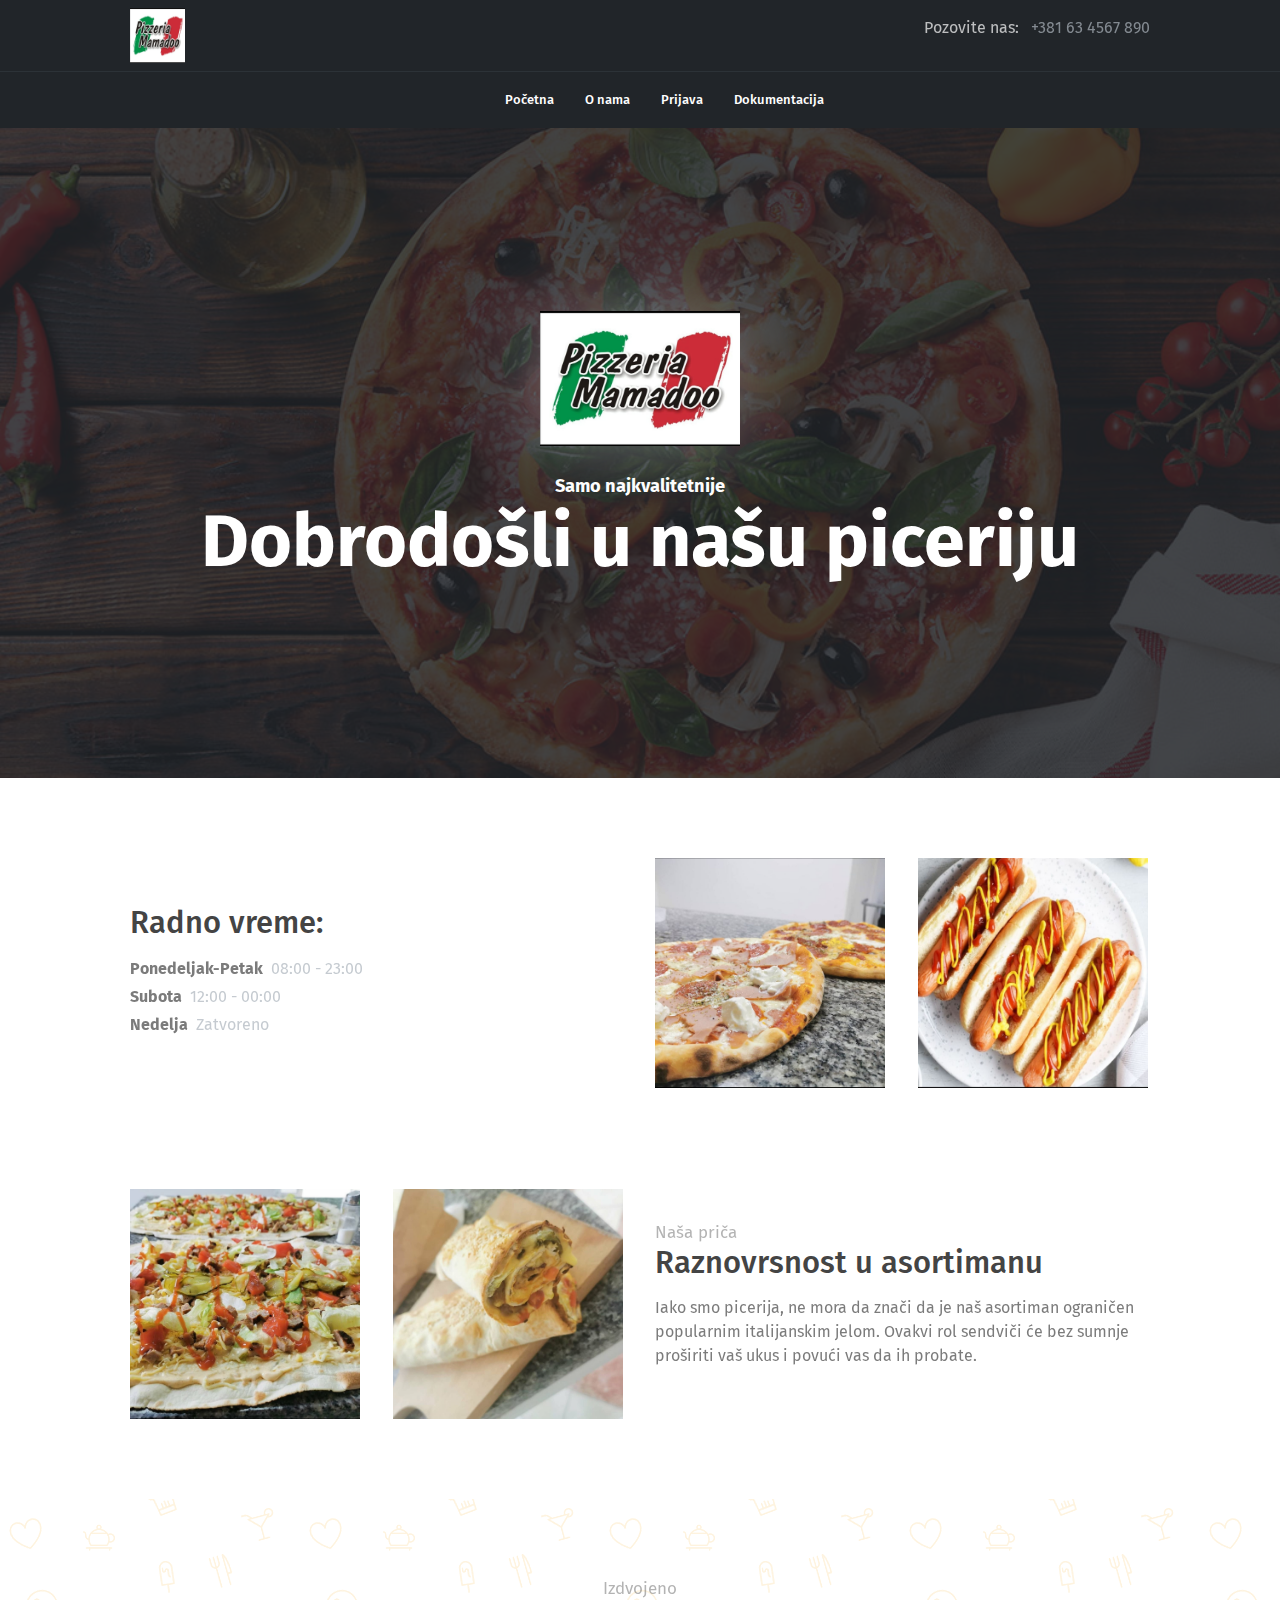
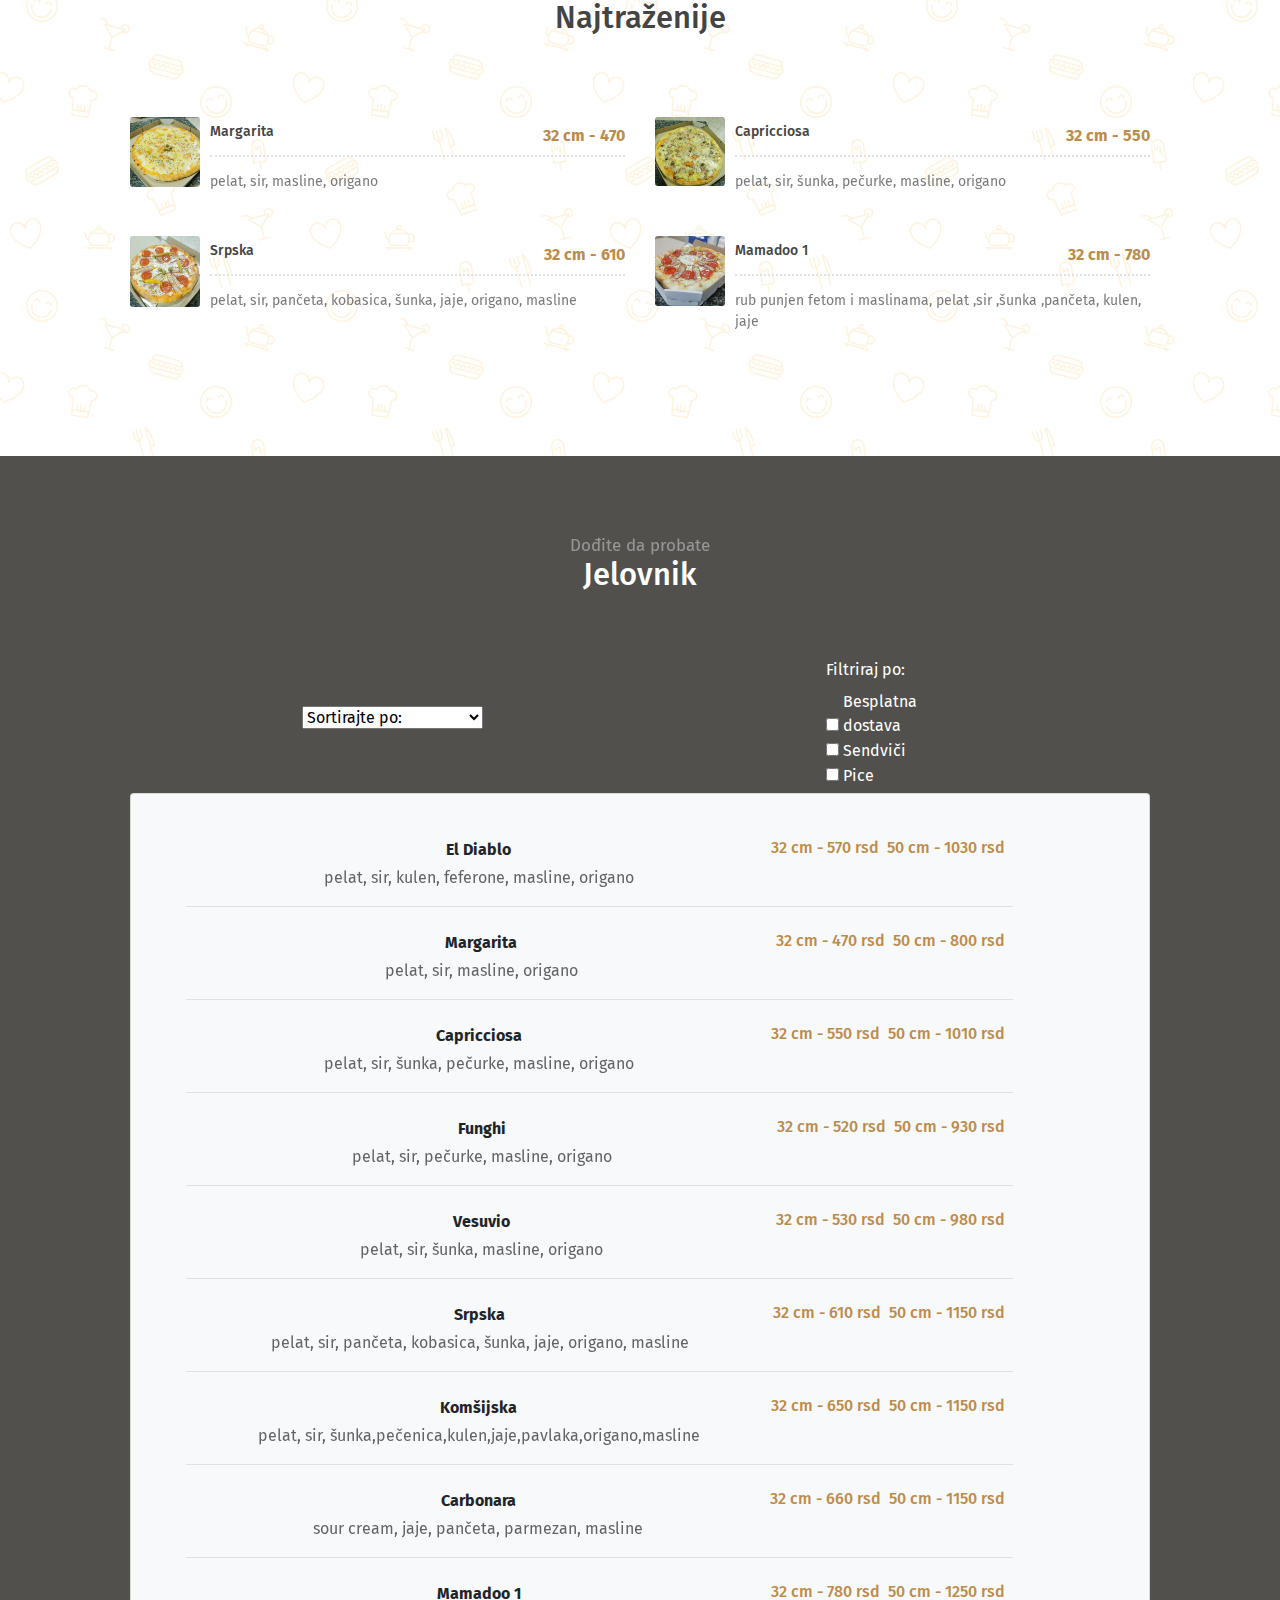
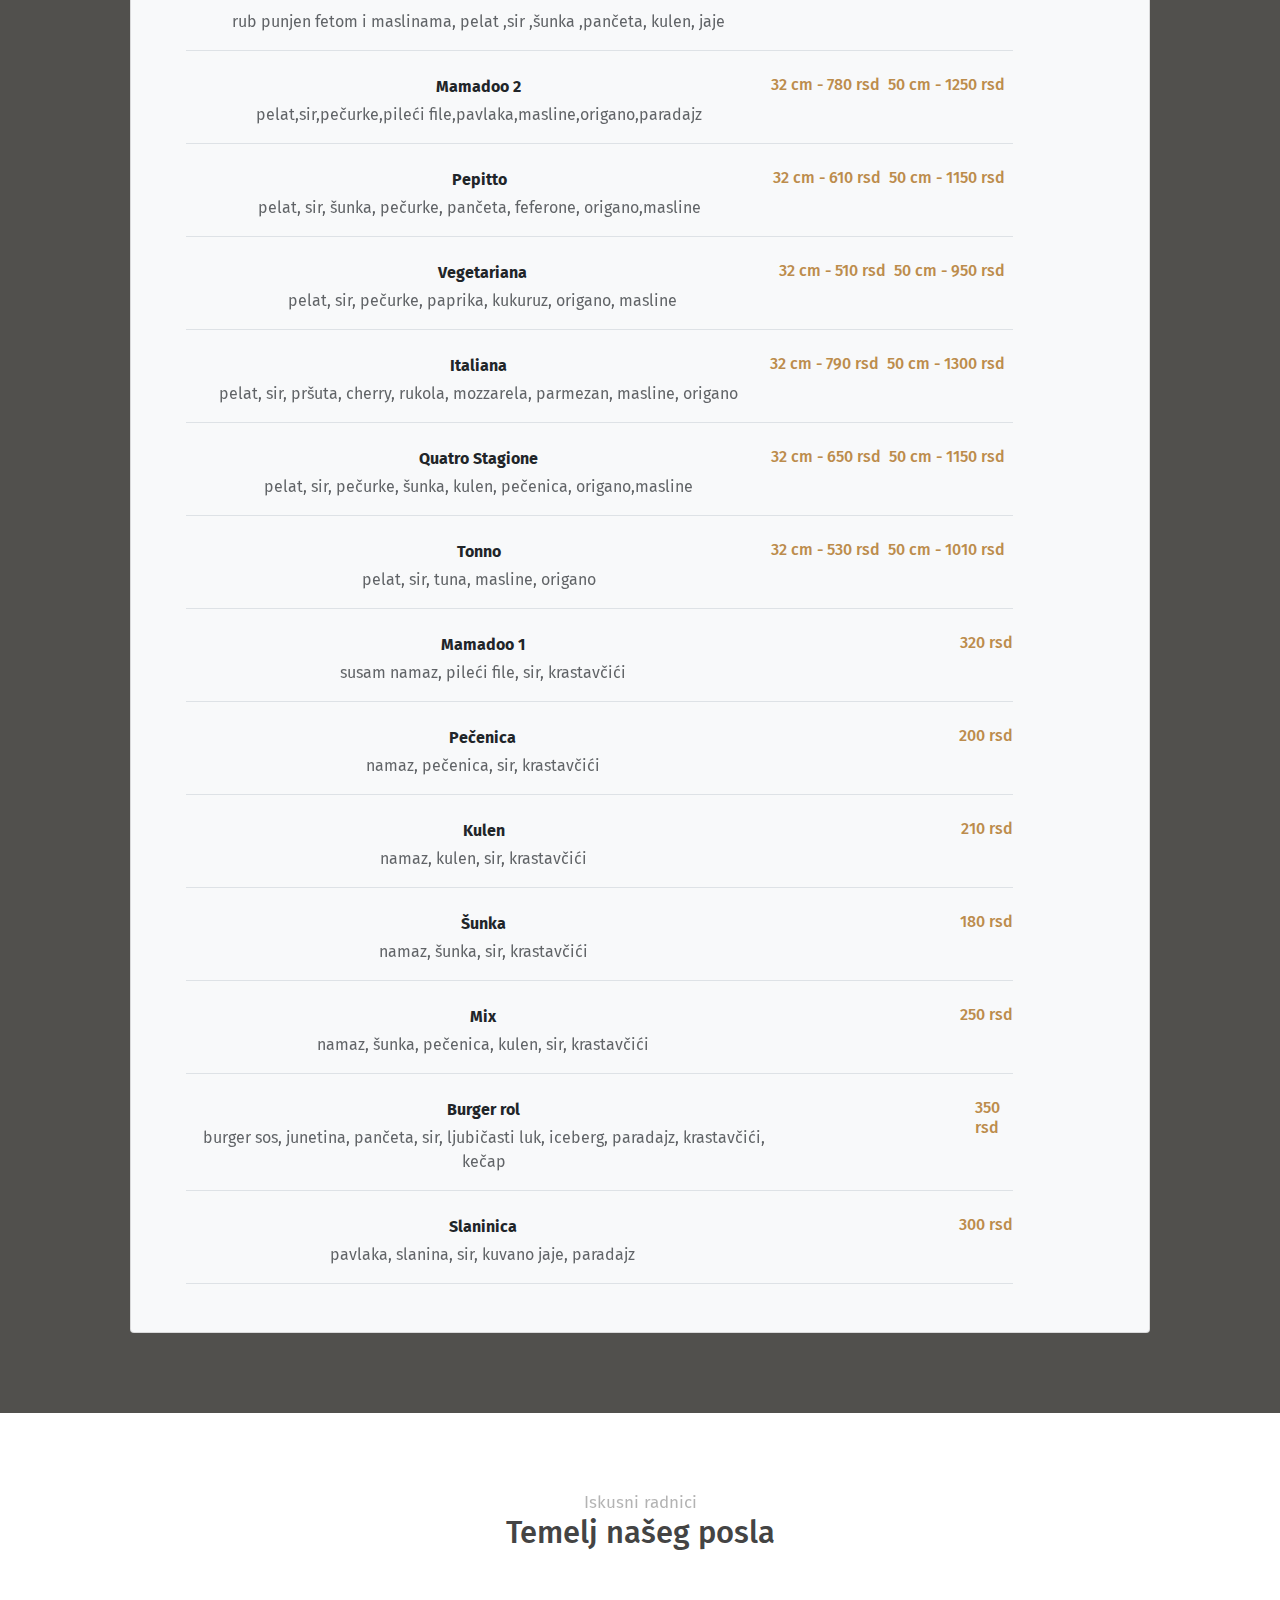
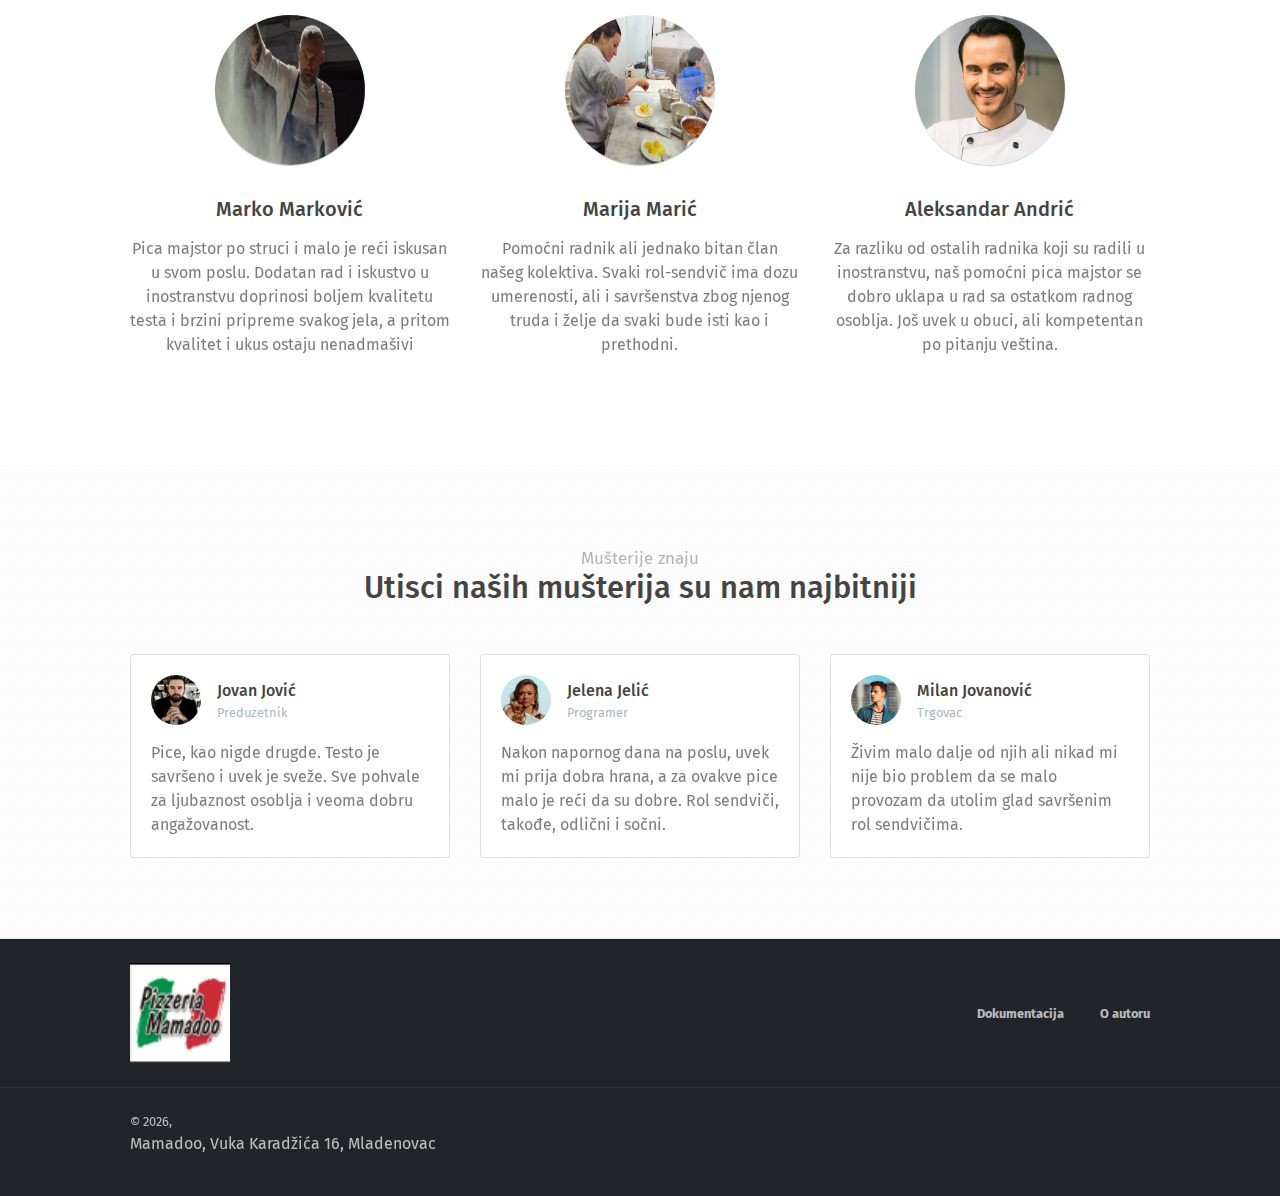
<file: index.html>
<!DOCTYPE html>
<html lang="sr-Latn-RS">
<head>
	<meta charset="utf-8">
    <meta name="viewport" content="width=device-width, initial-scale=1, shrink-to-fit=no">
    <meta name="author" content="Devcrud">
    <link rel="icon" type="image/x-icon" href="assets/imgs/logo.ico">
    <!-- font icons -->
    <link rel="stylesheet" href="assets/vendors/themify-icons/css/themify-icons.css">
    <!-- Bootstrap + Pigga main styles -->
    <link href="https://cdn.jsdelivr.net/npm/bootstrap@5.0.2/dist/css/bootstrap.min.css" rel="stylesheet" integrity="sha384-EVSTQN3/azprG1Anm3QDgpJLIm9Nao0Yz1ztcQTwFspd3yD65VohhpuuCOmLASjC" crossorigin="anonymous">
	<link rel="stylesheet" href="assets/css/pigga.css">
    <link rel="stylesheet" href="assets/css/jquery.shCircleLoader.css">
    <script src="https://ajax.googleapis.com/ajax/libs/jquery/3.6.1/jquery.min.js"></script>
    <title>Pizzeria Mamadoo</title>
    <meta name="description" content="Pizzeria Mamadoo postoji nudi ukusne pice i rol sendviče. Kvalitetu naše usluge svedoče brojne mušterije pozamašnog broja na dnevnom nivou. Od capriciosse do burger rol-sendviča">
    <meta name="keywords" content="Pice, rol-sendvič, picerija, usluge, capriciossa, burger rol, kvalitet">

</head>
<body data-spy="scroll" data-target=".navbar" data-offset="40" id="home">
    
    <!-- First Navigation -->
    <nav class="navbar nav-first navbar-dark bg-dark">
        <div class="container">
            <a class="navbar-brand" href="index.html">
                <img src="assets/imgs/logo.ico" alt="Logo">
            </a>
            <ul class="navbar-nav ml-auto">
                <li class="nav-item">
                    <p>Pozovite nas: <span class="pl-2 text-muted">+381 63 4567 890</span></p>
                </li>                   
            </ul>
        </div>
    </nav>
    <!-- End of First Navigation --> 
    <!-- Second Navigation -->
    <nav class="nav-second navbar custom-navbar navbar-expand-sm navbar-dark bg-dark sticky-top">
        <div class="container">
            <button class="navbar-toggler ml-auto" type="button" data-toggle="collapse" data-target="#navbarSupportedContent" aria-controls="navbarSupportedContent" aria-expanded="false" aria-label="Toggle navigation">
                <span class="navbar-toggler-icon"></span>
            </button>
            <div class="collapse navbar-collapse" id="navbarSupportedContent">
                <ul class="navbar-nav mr-auto" id="navbar-center">
                    
                    <!-- <li class="nav-item">
                        <a class="nav-link" href="#about">O nama</a>
                    </li>
                    <li class="nav-item">
                        <a class="nav-link" href="#service">Usluge</a>
                    </li>
                    <li class="nav-item">
                        <a class="nav-link" href="#team">Osoblje</a>
                    </li>
                    <li class="nav-item">
                        <a class="nav-link" href="#testmonial">Utisci</a>
                    </li> -->
                </ul> 
            </div>
        </div>
    </nav>

    <!-- End Of Second Navigation --> 
    <!-- Page Header -->
    <header class="header">
        <div class="overlay" id="header-block">
            <!-- <img src="assets/imgs/logo.jpg" alt="Logo Picerije" class="logo">
            <h1 class="subtitle">Samo najkvalitetnije</h1>
            <h1 class="title">Dobrodošli u našu piceriju</h1> -->
            <!-- <a class="btn btn-primary mt-3"-->
        </div>      
    </header>
    <!-- End Of Page Header -->
    <!-- About Section -->
    <section id="about">
        <div class="container">
            <div class="row align-items-center">                
                <div class="col-md-6" id="about-top-left">
                    <!-- <h6 class="section-subtitle">Opening Times</h6> -->

                    <!-- <h3 class="section-title">Radno vreme:</h3>
                    <p class="mb-1 font-weight-bold">Ponedeljak - Petak : <span class="font-weight-normal pl-2 text-muted">08:00 - 23:00</span></p>
                    <p class="mb-1 font-weight-bold">Subota : <span class="font-weight-normal pl-2 text-muted">12:00 - 00:00</span></p>
                    <p class="mb-1 font-weight-bold">Nedelja : <span class="font-weight-normal pl-2 text-muted">Zatvoreno</span></p> -->

                    <!-- <a href="#book-table" class="btn btn-primary btn-sm w-md mt-4">Registrujte se</a> -->
                </div>
                <div class="col-md-6">
                    <div class="row" id="about-top-right">
                        <!-- <div class="col">
                            <img alt="Pica" src="assets/imgs/pizza.jpg" class="square-size" class="w-100 rounded shadow">
                        </div>
                        <div class="col">
                            <img alt="Hot Dog" src="assets/imgs/hotdog.jpg" class="square-size"class="w-100 rounded shadow">
                        </div> -->

                    </div>                  
                </div>
            </div>
            <div class="section-devider my-6 transparent"></div>
            <div class="row align-items-center">
                <div class="col-md-6">
                    <h6 class="section-subtitle">Naša priča</h6>
                    <h3 class="section-title">Raznovrsnost u asortimanu</h3>
                    <p>Iako smo picerija, ne mora da znači da je naš asortiman ograničen popularnim italijanskim jelom. Ovakvi rol sendviči će bez sumnje proširiti vaš ukus i povući vas da ih probate.</p>
                </div>
                <div class="col-md-6 order-1 order-sm-first">
                    <div class="row" id="about-bottom-left">
                        <!-- <div class="col">
                            <img alt="Rol Sendvič - otvoren" src="assets/imgs/sandwich-open.jpg" class="square-size" class="w-100 rounded shadow">
                        </div>
                        <div class="col">
                            <img alt="Rol Sendvič" src="assets/imgs/sandwich.jpg" class="square-size" class="w-100 rounded shadow">
                        </div> -->
                    </div>                  
                </div>
            </div>
        </div>
    </section>
    <!-- End OF About Section -->

    <!-- Service Section -->
    <section id="featured" class="pattern-style-4 has-overlay">
        <div class="container raise-2">
            <h6 class="section-subtitle text-center">Izdvojeno</h6>
            <h3 class="section-title mb-6 pb-3 text-center">Najtraženije</h3>
            <div class="row" id="block-featured">
                <!-- <div class="col-md-6 mb-4">
                    <div class="custom-list">
                        <div class="img-holder">
                            <img src="assets/imgs/burger.jpg" alt="Rol Sendvič Burger">
                        </div>
                        <div class="info">
                            <div class="head clearfix">
                                <h5 class="title float-left">Rol Sendvič - Burger</h5>
                                <p class="float-right text-primary">350 rsd</p>
                            </div>
                            <div class="body">
                                <p>susam namaz, pileći file, sir, krastavčići</p>
                            </div>
                        </div>
                    </div>
                </div>
                <div class="col-md-6 mb-4">
                    <div class="custom-list">
                        <div class="img-holder">
                            <img src="assets/imgs/capriciossa.jpg" alt="Kaprićoza">
                        </div>
                        <div class="info">
                            <div class="head clearfix">
                                <h5 class="title float-left">Kaprićoza</h5>
                                <p class="float-right text-primary">1010 rsd - 50cm</p>
                            </div>
                            <div class="body">
                                <p>pelat, sir, šunka, pečurke, origano ,masline</p>
                            </div>
                        </div>
                    </div>
                </div>
                <div class="col-md-6 mb-4">
                    <div class="custom-list">
                        <div class="img-holder">
                            <img src="assets/imgs/piletina.jpg" alt="Rol sendvič piletina">
                        </div>
                        <div class="info">
                            <div class="head clearfix">
                                <h5 class="title float-left">Rol sendvič - Piletina</h5>
                                <p class="float-right text-primary">320 rsd</p>
                            </div>
                            <div class="body">
                                <p>susam namaz, pileći file, sir, krastavčići</p>
                            </div>
                        </div>
                    </div>
                </div>
                <div class="col-md-6 mb-4">
                    <div class="custom-list">
                        <div class="img-holder">
                            <img src="assets/imgs/srpska.jpg" alt="Pica - Srpska">
                        </div>
                        <div class="info">
                            <div class="head clearfix">
                                <h5 class="title float-left">Vesuvio</h5>
                                <p class="float-right text-primary">920 rsd - 50cm</p>
                            </div>
                            <div class="body">
                                <p>pelat, sir, šunka, masline, origano</p>
                            </div>
                        </div>
                    </div>
                </div>
                <div class="col-md-6 mb-4">
                    <div class="custom-list">
                        <div class="img-holder">
                            <img src="assets/imgs/pecenica.jpg" alt="Rol sendvič pečenica">
                        </div>
                        <div class="info">
                            <div class="head clearfix">
                                <h5 class="title float-left">Pečenica</h5>
                                <p class="float-right text-primary">200 rsd</p>
                            </div>
                            <div class="body">
                                <p>namaz, pečenica, sir, krastavčići</p>
                            </div>
                        </div>
                    </div>
                </div>
                <div class="col-md-6 mb-4">
                    <div class="custom-list">
                        <div class="img-holder">
                            <img src="assets/imgs/margarita.jpg" alt="Margarita">
                        </div>
                        <div class="info">
                            <div class="head clearfix">
                                <h5 class="title float-left">Margarita</h5>
                                <p class="float-right text-primary">800 rsd - 50cm</p>
                            </div>
                            <div class="body">
                                <p>pelat, sir, masline, origano</p>
                            </div>
                        </div>
                    </div>
                </div> -->
            </div>                  
        </div>
    </section>
    <!-- End of Featured Food Section -->

    <!-- Menu Section -->
    <section class="has-img-bg">
        <div class="container">
            <h6 class="section-subtitle text-center">Dođite da probate</h6>
            <h3 class="section-title mb-6 text-center">Jelovnik</h3>
            
            <div class="" id="sort-filter">
                <form id="sort" class="my-5">
                    <select class="form-select form-select-md mb-3" aria-label="form-select-lg example" id="sortiranje">
                        <option value = "0" selected>Sortirajte po:</option>
                        <option value="1">...nazivu-rastuce</option>
                        <option value="2">...nazivu-opadajuce</option>
                        <option value="3">...najpopularnije</option>
                        <option value="4">...najmanje popularno</option>
                      </select>
                </form>
                <div id="filter">
                    <label for="filter">Filtriraj po:</label>
                    <form>
                        <div class="form-check">
                            <input class="form-check-input" type="checkbox" value="filter-dostava" id="filter-dostava">
                            <label class="form-check-label" for="filter">
                            Besplatna dostava
                            </label>
                        </div>
                        <div class="form-check">
                            <input class="form-check-input" type="checkbox" value="filter-sendvici" id="filter-sendvici">
                            <label class="form-check-label" for="filter-sendvici">
                            Sendviči
                            </label>
                        </div>
                        <div class="form-check">
                            <input class="form-check-input" type="checkbox" value="filter-pice" id="filter-pice">
                            <label class="form-check-label" for="filter-pice">
                            Pice
                            </label>
                        </div>
                    </form>
                </div>
            </div>
            <div class="card bg-light">
                <div class="card-body px-4 pb-4 text-center" id="menu-block">                   
                    <!-- <div class="row text-left">
                        <div class="col-md-6 my-4">
                            <div class="pb-3 mx-3 d-block text-dark text-decoration-none border border-left-0 border-top-0 border-right-0">
                                <div class="d-flex">
                                    <div class="flex-grow-1">
                                        <b>Margarita</b>
                                        <p class="mt-1 mb-0">pelat, sir, masline, origano</p>
                                    </div>
                                    <h6 class="float-right text-primary">32cm - 470 rsd </br> 50cm - 800 rsd</h6>
                                </div>
                            </div>
                        </div>
                        <div class="col-md-6 my-4">
                            <div class="pb-3 mx-3 d-block text-dark text-decoration-none border border-left-0 border-top-0 border-right-0">
                                <div class="d-flex">
                                    <div class="flex-grow-1">
                                        <b>Funghi</b>
                                        <p class="mt-1 mb-0">pelat, sir, pečurke, origano, masline</p>
                                    </div>
                                    <h6 class="float-right text-primary">32cm - 520 rsd </br> 50cm - 930 rsd</h6>
                                </div>
                            </div>
                        </div>
                        <div class="col-md-6 my-4">
                            <div class="pb-3 mx-3 d-block text-dark text-decoration-none border border-left-0 border-top-0 border-right-0">
                                <div class="d-flex">
                                    <div class="flex-grow-1">
                                        <b>Vesuvio</b>
                                        <p class="mt-1 mb-0">pelat, sir, šunka, masline, origano</p>
                                    </div>
                                    <h6 class="float-right text-primary">32cm - 530 rsd </br> 50cm - 980 rsd</h6>
                                </div>
                            </div>
                        </div>
                        <div class="col-md-6 my-4">
                            <div class="pb-3 mx-3 d-block text-dark text-decoration-none border border-left-0 border-top-0 border-right-0">
                                <div class="d-flex">
                                    <div class="flex-grow-1">
                                        <b>Capriciossa</b>
                                        <p class="mt-2 mb-0">pelat, sir, šunka, pečurke, origano, masline</p>
                                    </div>
                                    <h6 class="float-right text-primary">32cm - 550 rsd </br> 50cm - 1010 rsd</h6>
                                </div>
                            </div>
                        </div>
                        <div class="col-md-6 my-4">
                            <div class="pb-3 mx-3 d-block text-dark text-decoration-none border border-left-0 border-top-0 border-right-0">
                                <div class="d-flex">
                                    <div class="flex-grow-1">
                                        <b>Tonno</b>
                                        <p class="mt-2 mb-0">pelat, sir, tuna, masline, origano</p>
                                    </div>
                                    <h6 class="float-right text-primary">32cm - 610 rsd </br> 50cm - 1150 rsd</h6>
                                </div>
                            </div>
                        </div>
                        <div class="col-md-6 my-4">
                            <div class="pb-3 mx-3 d-block text-dark text-decoration-none border border-left-0 border-top-0 border-right-0">
                                <div class="d-flex">
                                    <div class="flex-grow-1">
                                        <b>Carbonara</b>
                                        <p class="mt-2 mb-0">pavlaka, jaje, pančeta, masline, parmezan</p>
                                    </div>
                                    <h6 class="float-right text-primary">32cm - 660 rsd </br> 50cm - 1150 rsd</h6>
                                </div>
                            </div>
                        </div> -->
                    <!-- </div> -->
                </div>
            </div>                  
        </div>
    </section>
    <!-- End of Menu Section -->



    <!-- Team Section -->
    <section id="team">
        <div class="container">
            <h6 class="section-subtitle text-center">Iskusni radnici</h6>
            <h3 class="section-title mb-5 text-center">Temelj našeg posla</h3>
            <div class="row" id="block-staff">
                
                <!-- ispisano kroz script.js -> linije 263-277 -->

                <!-- <div class="col-md-4 my-3">
                    <div class="team-wrapper text-center">
                        <img src="assets/imgs/chef-1.jpg" class="circle-120 rounded-circle mb-3 shadow" alt="Pizza Majstor">
                        <h5 class="my-3">Marko Marković</h5>
                        <p>Pica majstor po struci i malo je reći iskusan u svom poslu. Dodatan rad i iskustvo u inostranstvu doprinosi boljem kvalitetu testa i brzini pripreme svakog jela, a pritom kvalitet i ukus ostaju nenadmašivi</p>
                         <h6 class="socials mt-3">
                            <a href="javascript:void(0)" class="px-2"><i class="ti-facebook"></i></a>
                            <a href="javascript:void(0)" class="px-2"><i class="ti-twitter"></i></a>
                            <a href="javascript:void(0)" class="px-2"><i class="ti-instagram"></i></a>
                            <a href="javascript:void(0)" class="px-2"><i class="ti-google"></i></a>
                        </h6>
                    </div>
                </div>
                <div class="col-md-4 my-3">
                    <div class="team-wrapper text-center">
                        <img src="assets/imgs/chef-2.jpg" class="circle-120 rounded-circle mb-3 shadow" alt="Pomoćni radnik 1">
                        <h5 class="my-3">Marija Marić</h5>
                        <p>Pomoćni radnik ali jednako bitan član našeg kolektiva. Svaki rol-sendvič ima dozu umerenosti, ali i savršenstva zbog njenog truda i želje da svaki bude isti kao i prethodni. </p>
                         <h6 class="socials mt-3">
                            <a href="javascript:void(0)" class="px-2"><i class="ti-facebook"></i></a>
                            <a href="javascript:void(0)" class="px-2"><i class="ti-twitter"></i></a>
                            <a href="javascript:void(0)" class="px-2"><i class="ti-instagram"></i></a>
                            <a href="javascript:void(0)" class="px-2"><i class="ti-google"></i></a>
                        </h6>
                    </div>
                </div>
                <div class="col-md-4 my-3">
                    <div class="team-wrapper text-center">
                        <img src="assets/imgs/chef-3.jpg" class="circle-120 rounded-circle mb-3 shadow" alt="Pomoćni radnik 2">
                        <h5 class="my-3">Aleksandar Andrić</h5>
                        <p>Za razliku od ostalih radnika koji su radili u inostranstvu, naš pomoćni pica majstor se dobro uklapa u rad sa ostatkom radnog osoblja. Još uvek u obuci, ali kompetentan po pitanju veština.</p>
                        <h6 class="socials mt-3">
                            <a href="javascript:void(0)" class="px-2"><i class="ti-facebook"></i></a>
                            <a href="javascript:void(0)" class="px-2"><i class="ti-twitter"></i></a>
                            <a href="javascript:void(0)" class="px-2"><i class="ti-instagram"></i></a>
                            <a href="javascript:void(0)" class="px-2"><i class="ti-google"></i></a>
                        </h6>
                    </div>
                </div>  -->
            </div>
        </div>
    </section>
    <!-- End of Team Section -->

    <!-- Testmonial Section -->
    <section id="testmonial" class="pattern-style-3">
        <div class="container">
            <h6 class="section-subtitle text-center">Mušterije znaju</h6>
            <h3 class="section-title mb-5 text-center">Utisci naših mušterija su nam najbitniji</h3>

            <div class="row" id="utisci">
                <!-- <div class="col-md-4 my-3 my-md-0">
                    <div class="card">
                        <div class="card-body">
                            <div class="media align-items-center mb-3">
                                <img class="mr-3" src="assets/imgs/avatar.jpg" alt="Mušterija 1">
                                <div class="media-body">
                                    <h6 class="mt-1 mb-0">Jovan Jović</h6>
                                    <small class="text-muted mb-0">Preduzetnik</small>     
                                </div>
                            </div>
                            <p class="mb-0">Pice, kao nigde drugde. Testo je savršeno i uvek je sveže. Sve pohvale za ljubaznost osoblja i veoma dobru angažovanost.</p>
                        </div>
                    </div>
                </div>
                <div class="col-md-4 my-3 my-md-0">
                    <div class="card">
                        <div class="card-body">
                            <div class="media align-items-center mb-3">
                                <img class="mr-3" src="assets/imgs/avatar-1.jpg" alt="Mušterija 2">
                                <div class="media-body">
                                    <h6 class="mt-1 mb-0">Jelena Jelić</h6>
                                    <small class="text-muted mb-0">Programer</small>      
                                </div>
                            </div>
                            <p class="mb-0">Nakon napornog dana na poslu, uvek mi prija dobra hrana, a za ovakve pice malo je reći da su dobre. Rol sendviči, takođe, odlični i sočni.</p>
                        </div>
                    </div>
                </div>
                <div class="col-md-4 my-3 my-md-0">
                    <div class="card">
                        <div class="card-body">
                            <div class="media align-items-center mb-3">
                                <img class="mr-3" src="assets/imgs/avatar-2.jpg" alt="Mušterija 3">
                                <div class="media-body">
                                    <h6 class="mt-1 mb-0">Milan Jovanović</h6>
                                    <small class="text-muted mb-0">Trgovac</small>        
                                </div>
                            </div>
                            <p class="mb-0">Živim malo dalje od njih ali nikad mi nije bio problem da se malo provozam da utolim glad savršenim rol sendvičima.</p>
                        </div>
                    </div>
                </div> -->
            </div>
        </div>
    </section>
    <!-- End of Testmonial Section -->

    <!-- Prefooter Section  -->
    <div class="py-4 border border-lighter border-bottom-0 border-left-0 border-right-0 bg-dark">
        <div class="container">
            <div class="row justify-content-between align-items-center text-center">
                <div class="col-md-3 text-md-left mb-3 mb-md-0">
                    <img src="assets/imgs/logo.ico" width="100" alt="Logo" class="mb-0">
                </div>
                <div class="col-md-9 text-md-right">
                    <a href="dokumentacija.pdf" target="_blank" class="px-3"><small class="font-weight-bold">Dokumentacija</small></a>
                    <a href="about.html" target="_blank" class="pl-3"><small class="font-weight-bold">O autoru</small></a>
                </div>
            </div>
        </div>
    </div>
    <!-- End of PreFooter Section -->

    <!-- Page Footer -->
    <footer class="border border-dark border-left-0 border-right-0 border-bottom-0 p-4 bg-dark">
        <div class="container">
            <div class="row align-items-center text-center text-md-left">
                <div class="col">
                    <p class="mb-0 small">&copy; <script>document.write(new Date().getFullYear())</script>, <p>Mamadoo, Vuka Karadžića 16, Mladenovac</p> 
                </div>
            </div>
        </div>
        
    </footer>
    <!-- End of Page Footer -->

    <!-- core  -->
    <script src="assets/vendors/jquery/jquery-3.4.1.js"></script>
    <script src="assets/vendors/bootstrap/bootstrap.bundle.js"></script>

    <!-- bootstrap affix -->
    <script src="assets/vendors/bootstrap/bootstrap.affix.js"></script>

     <!--Pigga js -->
    <script src="assets/js/pigga.js"></script>

    <!-- moj java skript -->
    <script src="assets/js/script.js"></script>

    <!-- jquery plugin za ucitavanje koriscen u liniji 519 -->
    <script src="assets/js/jquery.shCircleLoader-min.js"></script>
    <script src="assets/js/jquery.shCircleLoader.js"></script>
    <script src="assets/js/loading-circle.js"></script>
    <script src="assets/js/hover-backgroundcolor.js"></script>

</body>
</html>
</file>
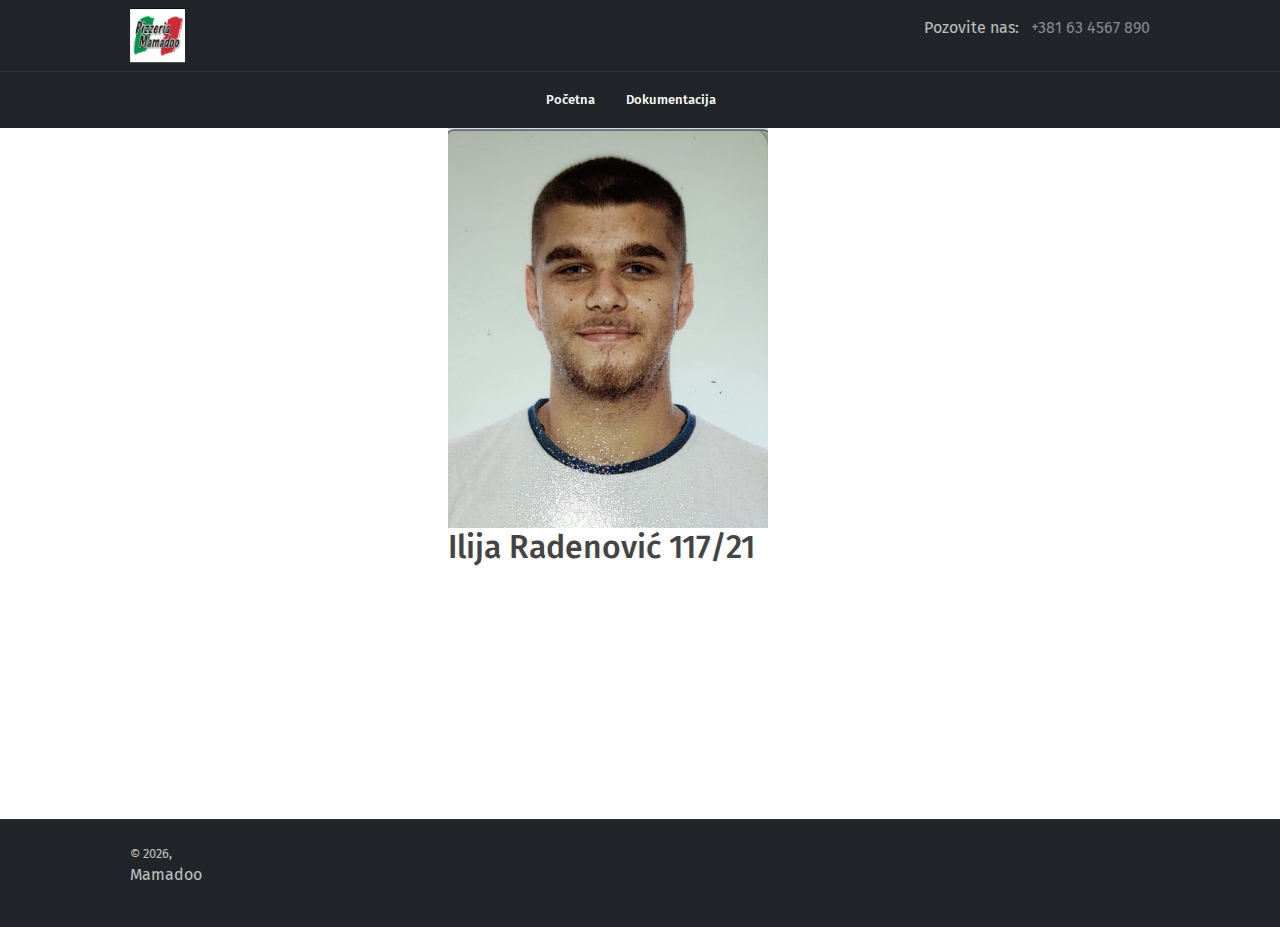
<file: about.html>
<!DOCTYPE html>
<html lang="sr-Latn-RS">
<head>
	<meta charset="utf-8">
    <meta name="viewport" content="width=device-width, initial-scale=1, shrink-to-fit=no">
    <meta name="author" content="Devcrud">
    <link rel="icon" type="image/x-icon" href="assets/imgs/logo.ico">
    <!-- font icons -->
    <link rel="stylesheet" href="assets/vendors/themify-icons/css/themify-icons.css">
    <!-- Bootstrap + Pigga main styles -->
    <link href="https://cdn.jsdelivr.net/npm/bootstrap@5.0.2/dist/css/bootstrap.min.css" rel="stylesheet" integrity="sha384-EVSTQN3/azprG1Anm3QDgpJLIm9Nao0Yz1ztcQTwFspd3yD65VohhpuuCOmLASjC" crossorigin="anonymous">
	<link rel="stylesheet" href="assets/css/pigga.css">
    <link rel="stylesheet" href="assets/css/jquery.shCircleLoader.css">
    <script src="https://ajax.googleapis.com/ajax/libs/jquery/3.6.1/jquery.min.js"></script>
    <title>Pizzeria Mamadoo</title>
    <meta name="description" content="Pizzeria Mamadoo postoji nudi ukusne pice i rol sendviče. Kvalitetu naše usluge svedoče brojne mušterije pozamašnog broja na dnevnom nivou. Od capriciosse do burger rol-sendviča">
    <meta name="keywords" content="Pice, rol-sendvič, picerija, usluge, capriciossa, burger rol, kvalitet">

</head>
<body data-spy="scroll" data-target=".navbar" data-offset="40" id="home">
    
    <!-- First Navigation -->
    <nav class="navbar nav-first navbar-dark bg-dark">
        <div class="container">
            <a class="navbar-brand" href="index.html">
                <img src="assets/imgs/logo.ico" alt="Logo">
            </a>
            <ul class="navbar-nav ml-auto">
                <li class="nav-item">
                    <p>Pozovite nas: <span class="pl-2 text-muted">+381 63 4567 890</span></p>
                </li>                   
            </ul>
        </div>
    </nav>
    <!-- End of First Navigation --> 
    <!-- Second Navigation -->
    <nav class="nav-second navbar custom-navbar navbar-expand-sm navbar-dark bg-dark sticky-top">
        <div class="container">
            <button class="navbar-toggler ml-auto" type="button" data-toggle="collapse" data-target="#navbarSupportedContent" aria-controls="navbarSupportedContent" aria-expanded="false" aria-label="Toggle navigation">
                <span class="navbar-toggler-icon"></span>
            </button>
            <div class="collapse navbar-collapse" id="navbarSupportedContent">
                <ul class="navbar-nav mr-auto" id="navigation"> 

                    <li class="nav-item">
                        <a class="nav-link" href="index.html">Početna</a>
                    </li>
                    <li class="nav-item">
                        <a class="nav-link" href="dokumentacija.pdf">Dokumentacija</a>
                    </li>
                </ul> 
                <!-- <ul class="navbar-nav ml-auto">
                    <li class="nav-item">
                        <a href="components.html" class="btn btn-primary btn-sm">Components</a>
                    </li>
                </ul> -->
            </div>
        </div>
    </nav>
    <!-- End Of Second Navigation --> 




    <div class="col-md-9" id="container">
        <img id="profil" src="assets/imgs/mojaslika.png" alt="ilija.radenovic.117.21@ict.edu.rs">
        <h2>Ilija Radenović 117/21</h2>
    </div>

    <!-- Page Footer -->
    <footer class="border border-dark border-left-0 border-right-0 border-bottom-0 p-4 bg-dark">
        <div class="container">
            <div class="row align-items-center text-center text-md-left">
                <div class="col">
                    <p class="mb-0 small">&copy; <script>document.write(new Date().getFullYear())</script>, <p>Mamadoo</p> 
                </div>
                <!-- <div class="d-none d-md-block">
                    <h6 class="small mb-0">
                        <a href="javascript:void(0)" class="px-2"><i class="ti-facebook"></i></a>
                        <a href="javascript:void(0)" class="px-2"><i class="ti-twitter"></i></a>
                        <a href="javascript:void(0)" class="px-2"><i class="ti-instagram"></i></a>
                        <a href="javascript:void(0)" class="px-2"><i class="ti-google"></i></a>
                    </h6>
                </div> -->
            </div>
        </div>
        
    </footer>
    <!-- End of Page Footer -->

    <!-- core  -->
    <script src="assets/vendors/jquery/jquery-3.4.1.js"></script>
    <script src="assets/vendors/bootstrap/bootstrap.bundle.js"></script>

    <!-- bootstrap affix -->
    <script src="assets/vendors/bootstrap/bootstrap.affix.js"></script>

     <!--Pigga js -->
    <script src="assets/js/pigga.js"></script>

    <!-- moj java skript -->
    <!-- <script src="assets/js/script.js"></script> -->

</body>
</html>
</file>
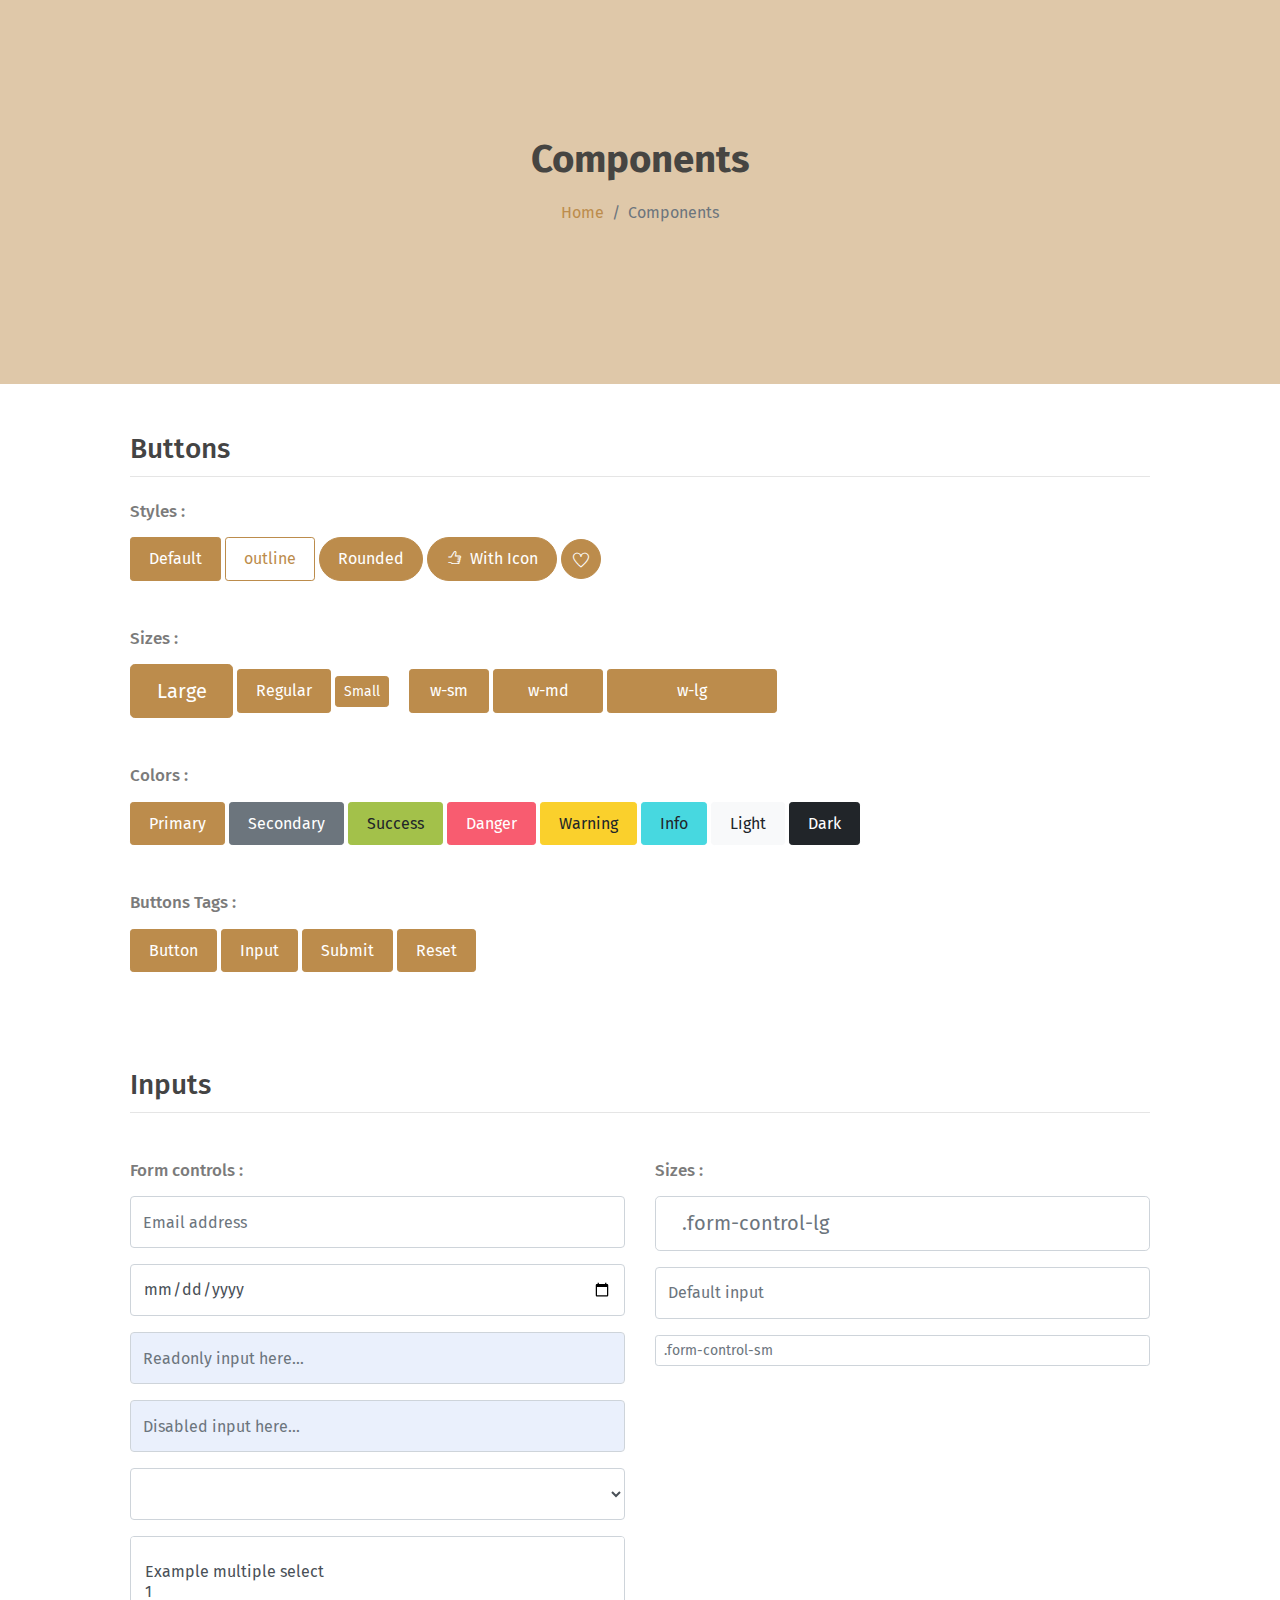
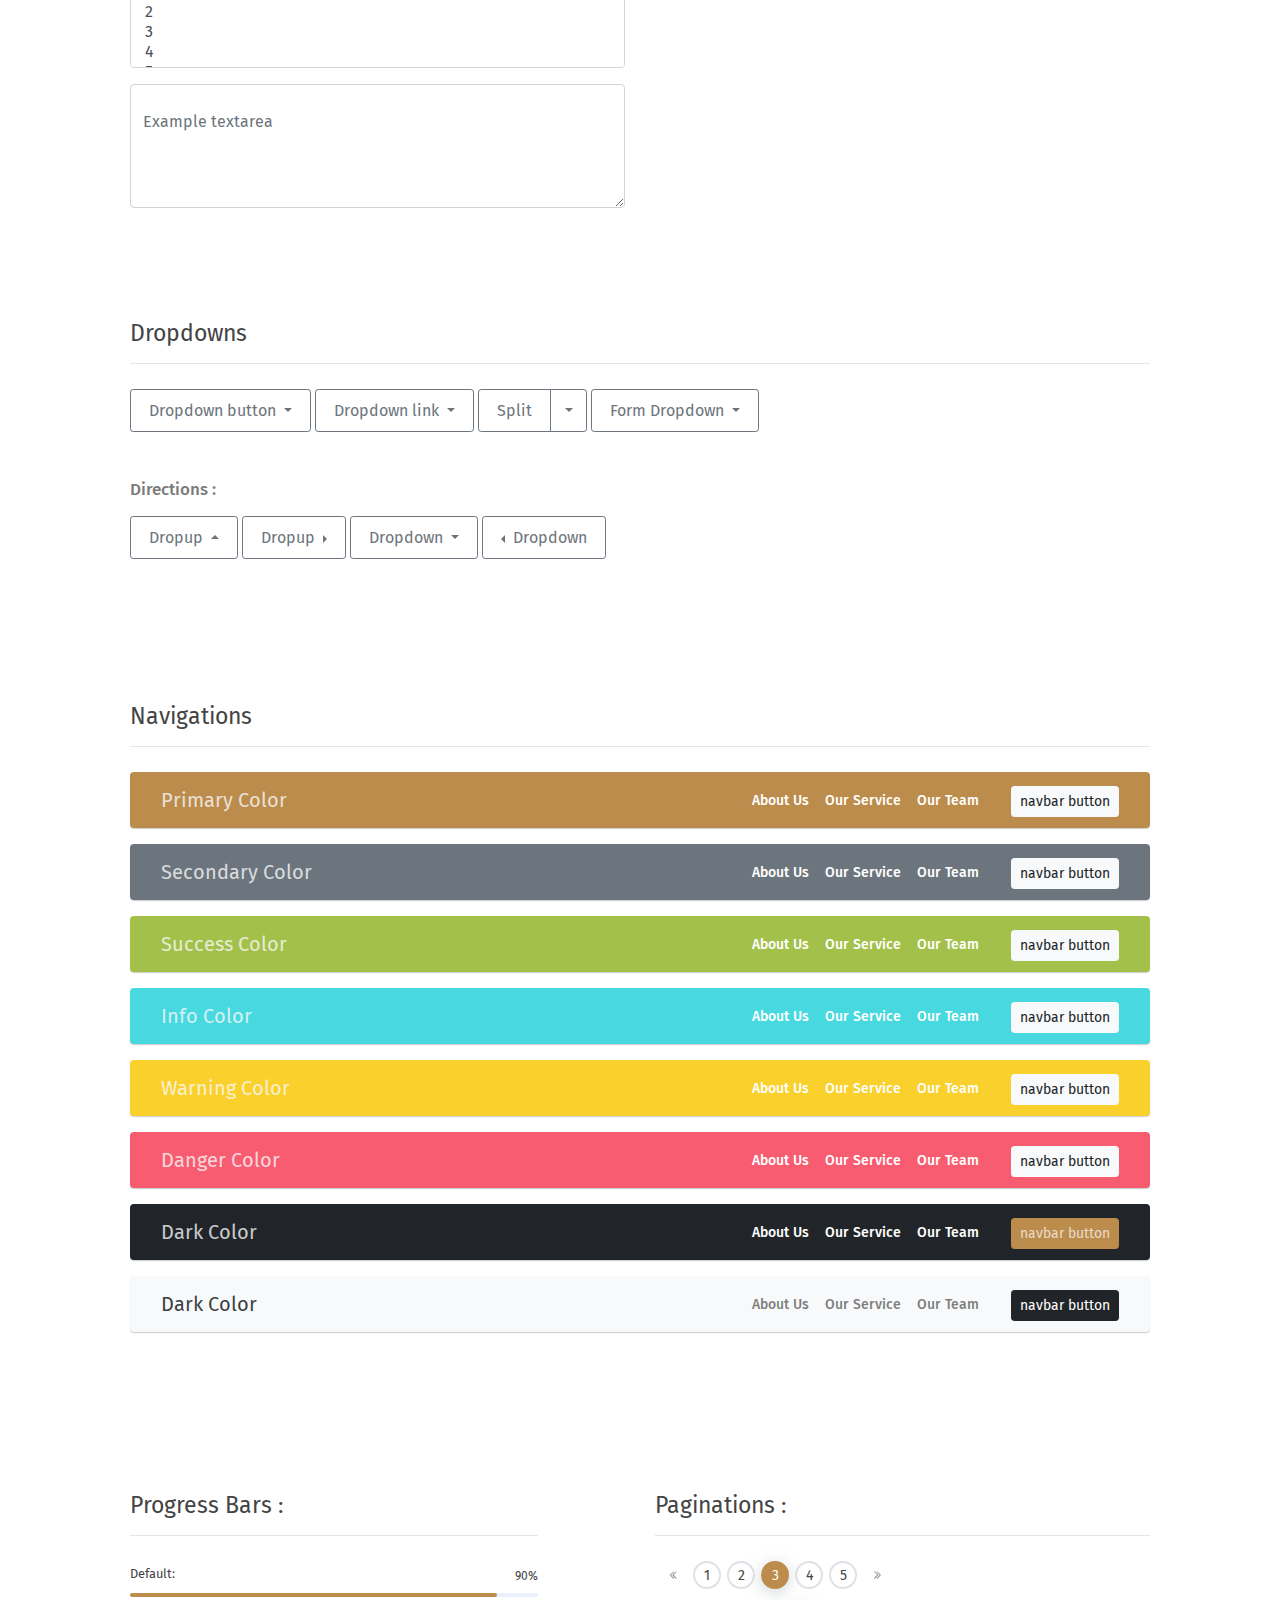
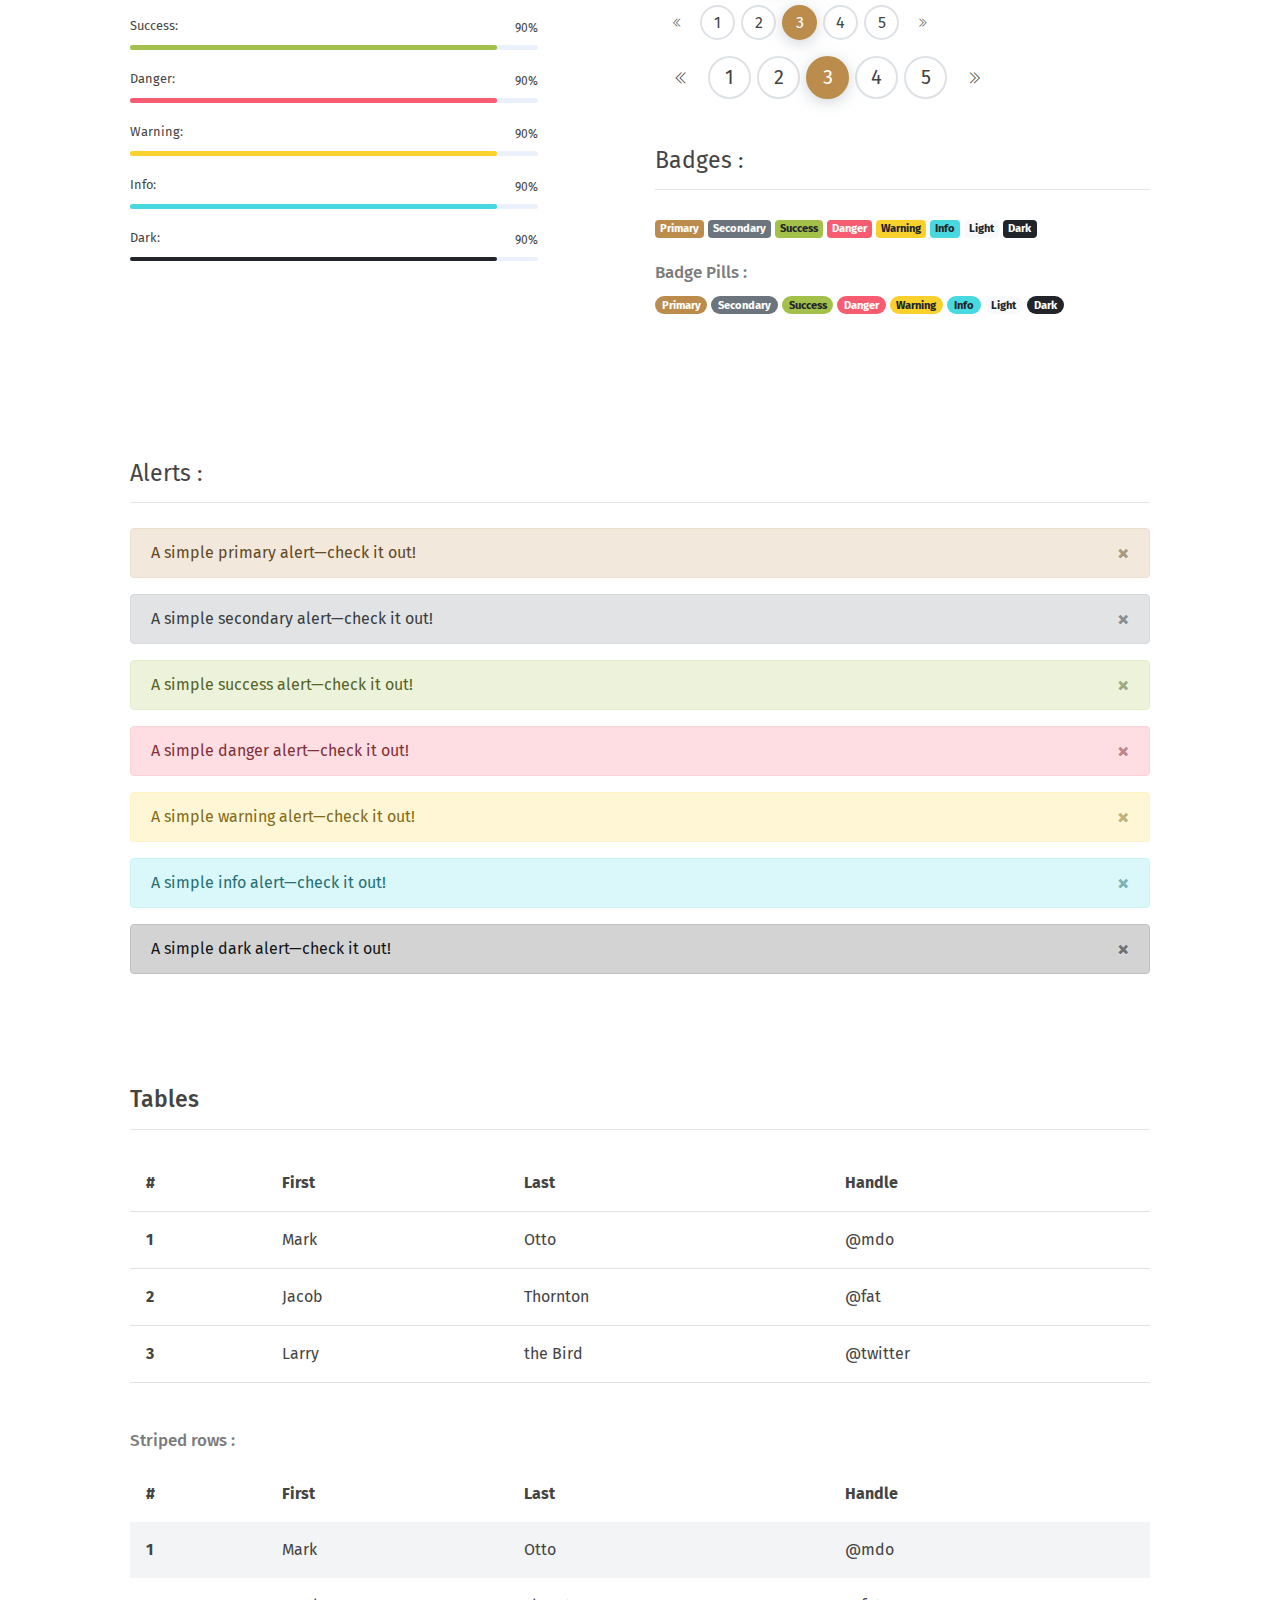
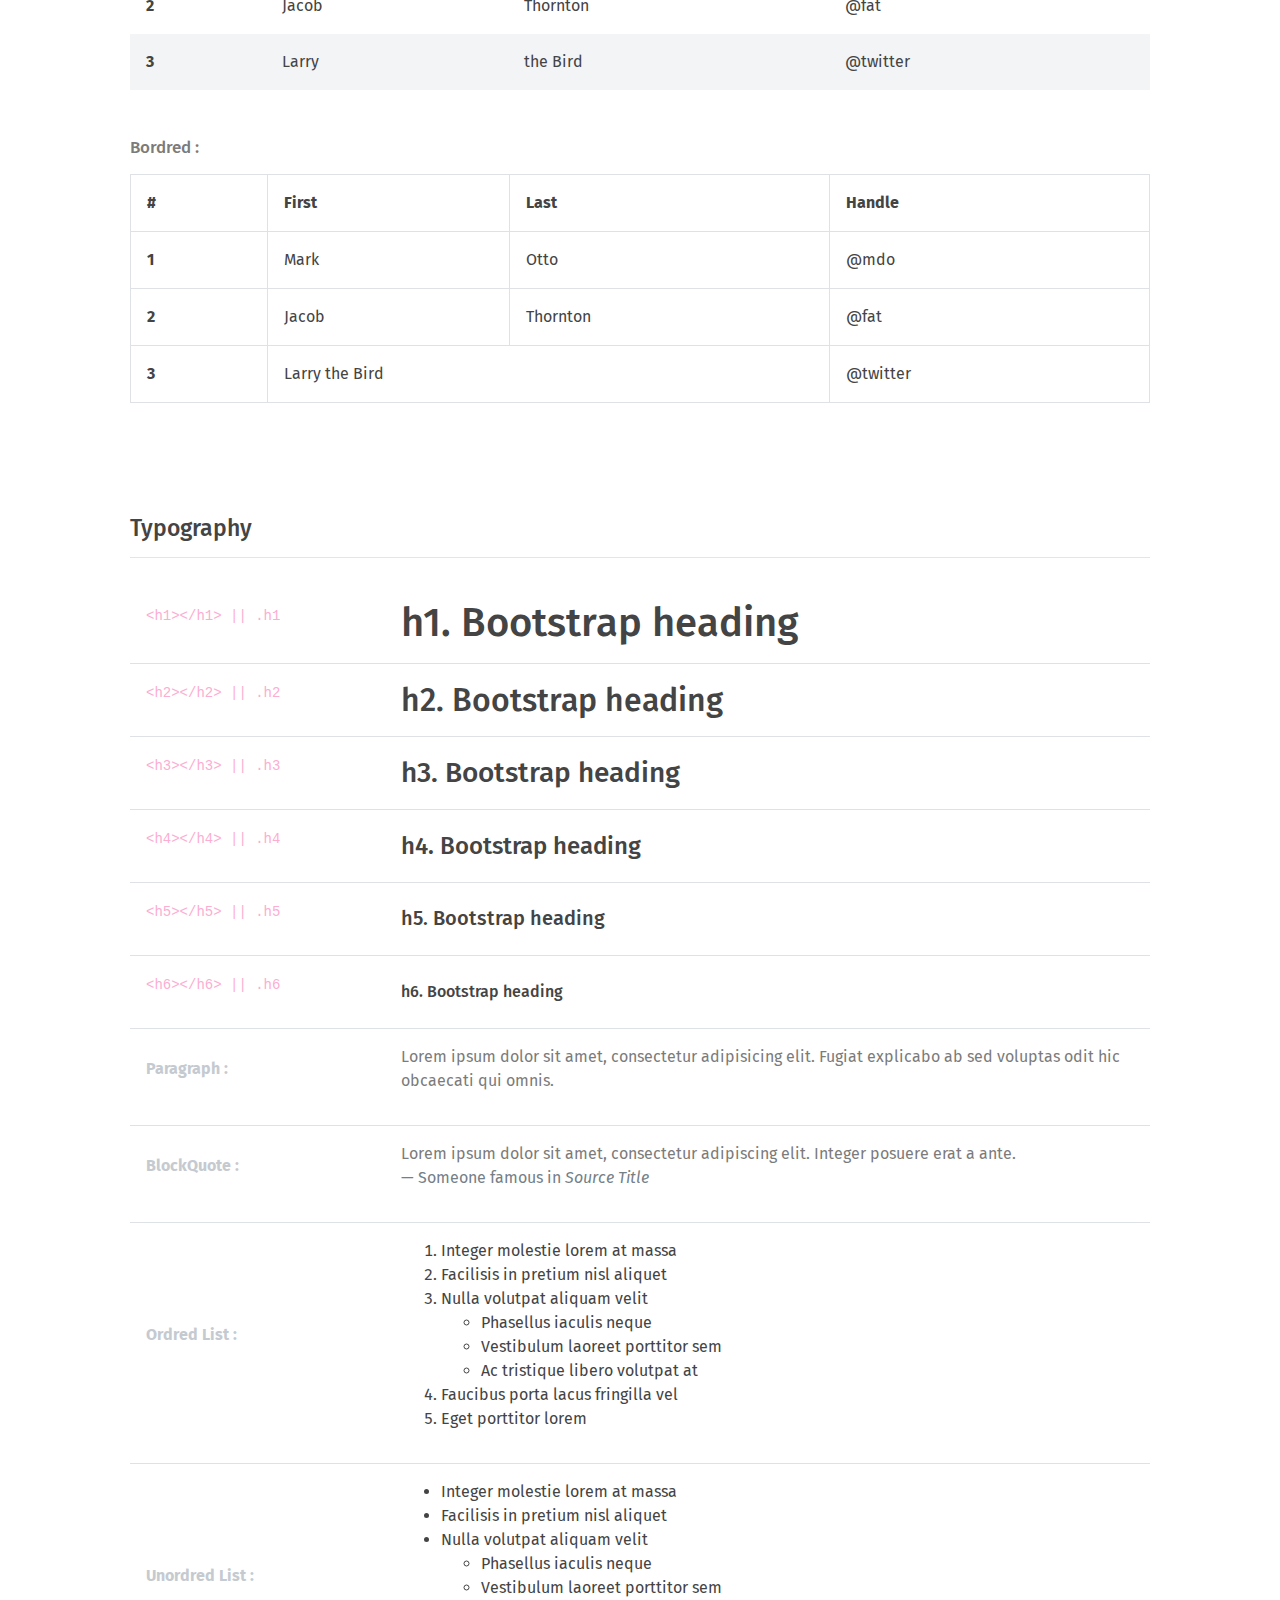
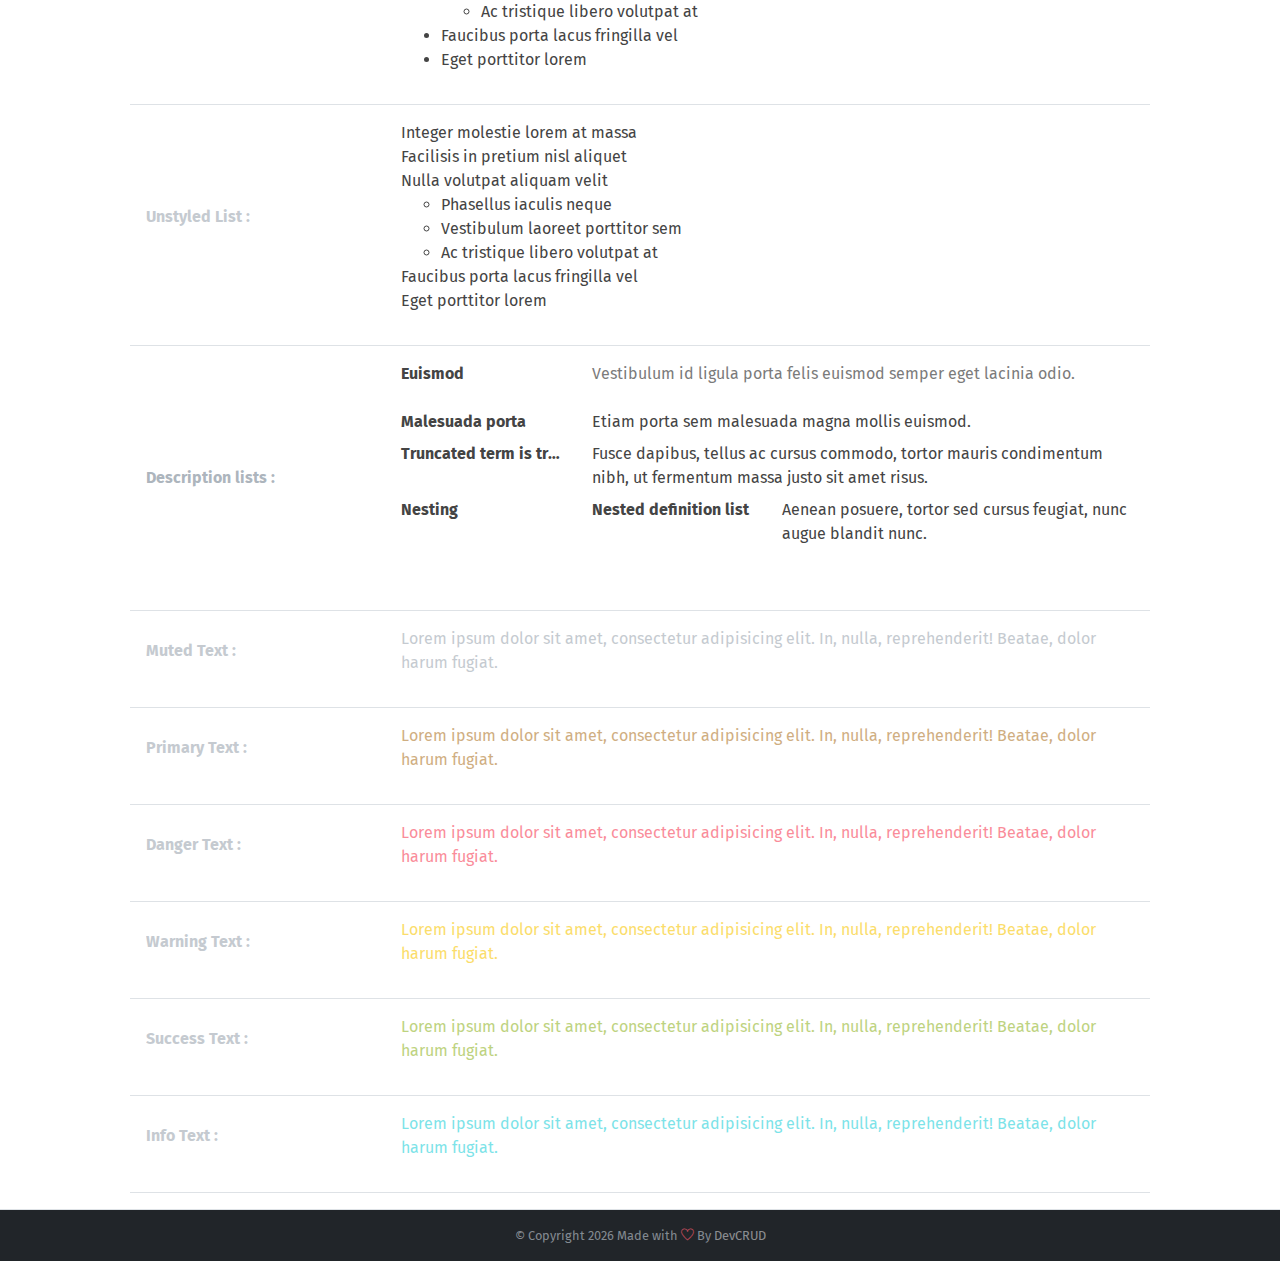
<file: components.html>
<!DOCTYPE html>
<html lang="en">
<head>
   <meta charset="utf-8">
    <meta name="viewport" content="width=device-width, initial-scale=1, shrink-to-fit=no">
    <meta name="description" content="Start your development with Pigga landing page.">
    <meta name="author" content="Devcrud">
    <title>Pigga | Components</title>
    <!-- font icons -->
    <link rel="stylesheet" href="assets/vendors/themify-icons/css/themify-icons.css">
    <!-- Bootstrap + Pigga main styles -->
   <link rel="stylesheet" href="assets/css/pigga.css">
</head>
<body>

   <!-- Page Header -->
   <header class="header header-mini"> 
      <div class="header-title">Components</div> 
      <nav aria-label="breadcrumb">
         <ol class="breadcrumb">
            <li class="breadcrumb-item"><a href="index.html">Home</a></li>
            <li class="breadcrumb-item active" aria-current="page">Components</li>
         </ol>
      </nav>
   </header> <!-- End Of Page Header -->

   <!-- main content -->
   <div class="container">

      <!-- Buttons -->
      <h3 class="mt-5">Buttons</h3>
      <hr>
      <h6 class="section-secondary-title">Styles :</h6>
      <button class="btn btn-primary">Default</button>
      <button class="btn btn-outline-primary">outline</button>
      <button class="btn btn-primary rounded">Rounded</button>
      <button class="btn btn-primary rounded"><i class="ti-thumb-up pr-1"></i> With Icon</button>
      <button class="btn btn-primary circle"><i class="ti-heart"></i></button>

      <h6 class="section-secondary-title mt-5">Sizes :</h6>
      <button class="btn btn-primary btn-lg">Large</button>
      <button class="btn btn-primary ">Regular</button>
      <button class="btn btn-primary btn-sm">Small</button>
      <button class="btn btn-primary w-sm ml-3">w-sm</button>
      <button class="btn btn-primary w-md">w-md</button>
      <button class="btn btn-primary w-lg">w-lg</button>

      <h6 class="section-secondary-title mt-5">Colors :</h6>          
      <button type="button" class="btn btn-primary">Primary</button>
      <button type="button" class="btn btn-secondary">Secondary</button>
      <button type="button" class="btn btn-success">Success</button>
      <button type="button" class="btn btn-danger">Danger</button>
      <button type="button" class="btn btn-warning">Warning</button>
      <button type="button" class="btn btn-info">Info</button>
      <button type="button" class="btn btn-light">Light</button>
      <button type="button" class="btn btn-dark">Dark</button>

      <h6 class="section-secondary-title mt-5">Buttons Tags :</h6>
      <button class="btn btn-primary" type="submit">Button</button>
      <input class="btn btn-primary" type="button" value="Input">
      <input class="btn btn-primary" type="submit" value="Submit">
      <input class="btn btn-primary" type="reset" value="Reset">
      
      <!-- devider -->
      <div class="py-5"></div>

      <!-- Inputs -->
      <h3>Inputs</h3>
      <hr>
      <div class="row mt-5">
         <div class="col-md-6">
            <h6 class="section-secondary-title">Form controls :</h6>        
            <div class="form-group">
               <input type="email" class="form-control" id="exampleFormControlInput1" placeholder="Email address">
            </div>
            <div class="form-group">
               <input type="date" class="form-control" id="exampleFormControlInput1" placeholder="Date">
            </div>
            <div class="form-group">
               <input class="form-control" type="text" placeholder="Readonly input here…" readonly>
            </div>
            <div class="form-group">
               <input class="form-control" id="disabledInput" type="text" placeholder="Disabled input here..." disabled>
            </div>
            <div class="form-group">
               <select class="form-control" id="exampleFormControlSelect1">
                  <option>Example select</option>
                  <option>1</option>
                  <option>2</option>
                  <option>3</option>
                  <option>4</option>
                  <option>5</option>
               </select>
            </div>
            <div class="form-group">
               <select multiple class="form-control" id="exampleFormControlSelect2">
                  <option>Example multiple select</option>
                  <option>1</option>
                  <option>2</option>
                  <option>3</option>
                  <option>4</option>
                  <option>5</option>
               </select>
            </div>
            <div class="form-group">
               <textarea class="form-control" id="exampleFormControlTextarea1" rows="3" placeholder="Example textarea"></textarea>
            </div>
         </div>
         <div class="col-md-6">
            <h6 class="section-secondary-title">Sizes :</h6>    
            <div class="form-group">
               <input class="form-control form-control-lg" type="text" placeholder=".form-control-lg">             
            </div>
            <div class="form-group">
               <input class="form-control" type="text" placeholder="Default input">
            </div>
            <div class="form-group">
               <input class="form-control form-control-sm" type="text" placeholder=".form-control-sm"> 
            </div>
         </div>
      </div> <!-- end of inputs -->   

      <!-- devider -->
      <div class="py-5"></div>             

      <!-- Dropdowns -->
      <h3 class="components-section-title font-weight-normal">Dropdowns</h3>
      <hr>
      <div class="dropdown d-inline-block">
         <button class="btn btn-outline-secondary dropdown-toggle" type="button" id="dropdownMenuButton" data-toggle="dropdown" aria-haspopup="true" aria-expanded="false">
         Dropdown button
         </button>
         <div class="dropdown-menu" aria-labelledby="dropdownMenuButton">
         <a class="dropdown-item" href="#">Action</a>
         <a class="dropdown-item" href="#">Another action</a>
         <a class="dropdown-item" href="#">Something else here</a>
         </div>
      </div>
      <div class="dropdown d-inline-block">
         <a class="btn btn-outline-secondary dropdown-toggle" href="#" role="button" id="dropdownMenuLink" data-toggle="dropdown" aria-haspopup="true" aria-expanded="false">
            Dropdown link
         </a>
         <div class="dropdown-menu" aria-labelledby="dropdownMenuLink">
            <a class="dropdown-item" href="#">Action</a>
            <a class="dropdown-item" href="#">Another action</a>
            <a class="dropdown-item" href="#">Something else here</a>
         </div>
      </div>
      <div class="btn-group">
         <button type="button" class="btn btn-outline-secondary">Split</button>
         <button type="button" class="btn btn-outline-secondary dropdown-toggle dropdown-toggle-split" data-toggle="dropdown" aria-haspopup="true" aria-expanded="false">
         <span class="sr-only">Toggle Dropdown</span>
         </button>
         <div class="dropdown-menu">
            <a class="dropdown-item" href="#">Action</a>
            <a class="dropdown-item" href="#">Another action</a>
            <a class="dropdown-item" href="#">Something else here</a>
            <div class="dropdown-divider"></div>
            <a class="dropdown-item" href="#">Separated link</a>
         </div>
      </div>
      <div class="btn-group">
         <button class="btn btn-outline-secondary dropdown-toggle" type="button" id="dropdownMenuButton" data-toggle="dropdown" aria-haspopup="true" aria-expanded="false">
            Form Dropdown
         </button>
         <div class="dropdown-menu form">
            <form class="px-4 py-3">
               <div class="form-group">
                  <input type="email" class="form-control" id="exampleDropdownFormEmail1" placeholder="email@example.com">
               </div>
               <div class="form-group">
                  <input type="password" class="form-control" id="exampleDropdownFormPassword1" placeholder="Password">
               </div>
               <div class="form-check mb-3">
                  <input type="checkbox" class="form-check-input" id="dropdownCheck">
                  <label class="form-check-label" for="dropdownCheck">
                     Remember me
                  </label>
               </div>
               <button type="submit" class="btn btn-primary btn-block">Sign in</button>
            </form>
            <div class="dropdown-divider"></div>
            <a class="dropdown-item" href="#"><small>New around here? Sign up</small></a>
            <a class="dropdown-item" href="#"><small>Forgot password?</small></a>
         </div>
      </div>       
      <h6 class="section-secondary-title mt-5">Directions :</h6>  
      <div class="btn-group dropup">
         <button type="button" class="btn btn-outline-secondary dropdown-toggle" data-toggle="dropdown" aria-haspopup="true" aria-expanded="false">
            Dropup
         </button>
         <div class="dropdown-menu">
            <a class="dropdown-item" href="#">Action</a>
            <a class="dropdown-item" href="#">Another action</a>
            <a class="dropdown-item" href="#">Something else here</a>
            <div class="dropdown-divider"></div>
            <a class="dropdown-item" href="#">Separated link</a>
         </div>
      </div>
      <div class="btn-group dropright">
         <button type="button" class="btn btn-outline-secondary dropdown-toggle" data-toggle="dropdown" aria-haspopup="true" aria-expanded="false">
            Dropup
         </button>
         <div class="dropdown-menu">
            <a class="dropdown-item" href="#">Action</a>
            <a class="dropdown-item" href="#">Another action</a>
            <a class="dropdown-item" href="#">Something else here</a>
            <div class="dropdown-divider"></div>
            <a class="dropdown-item" href="#">Separated link</a>
         </div>
      </div>
      <div class="btn-group">
         <button type="button" class="btn btn-outline-secondary dropdown-toggle" data-toggle="dropdown" aria-haspopup="true" aria-expanded="false">
            Dropdown
         </button>
         <div class="dropdown-menu">
            <a class="dropdown-item" href="#">Action</a>
            <a class="dropdown-item" href="#">Another action</a>
            <a class="dropdown-item" href="#">Something else here</a>
            <div class="dropdown-divider"></div>
            <a class="dropdown-item" href="#">Separated link</a>
         </div>
      </div>
      <div class="btn-group dropleft">
         <button type="button" class="btn btn-outline-secondary dropdown-toggle" data-toggle="dropdown" aria-haspopup="true" aria-expanded="false">
            Dropdown
         </button>
         <div class="dropdown-menu">
            <a class="dropdown-item" href="#">Action</a>
            <a class="dropdown-item" href="#">Another action</a>
            <a class="dropdown-item" href="#">Something else here</a>
            <div class="dropdown-divider"></div>
            <a class="dropdown-item" href="#">Separated link</a>
         </div>
      </div> <!-- end of Dropdowns -->  

      <!-- devider -->
      <div class="py-5"></div>   

      <!-- navbars -->
      <h3 class="components-section-title font-weight-normal mt-5">Navigations</h3>
      <hr>
      <nav class="navbar navbar-expand-sm navbar-dark bg-primary rounded shadow mb-3">
         <div class="container">
            <a class="navbar-brand" href="#">Primary Color</a>
            <button class="navbar-toggler ml-auto" type="button" data-toggle="collapse" data-target="#navbarSupportedContent" aria-controls="navbarSupportedContent" aria-expanded="false" aria-label="Toggle navigation">
            <span class="navbar-toggler-icon"></span>
            </button>
            <div class="collapse navbar-collapse" id="navbarSupportedContent">
               <ul class="navbar-nav ml-auto"> 
                  <li class="nav-item">
                     <a class="nav-link" href="#about">About Us</a>
                  </li>
                  <li class="nav-item">
                     <a class="nav-link" href="#service">Our Service</a>
                  </li>
                  <li class="nav-item">
                     <a class="nav-link" href="#team">Our Team</a>
                  </li>
                  <li class="nav-item">
                     <a href="#book-table" class="ml-4 mt-1 btn btn-light btn-sm">navbar button</a>
                  </li>
               </ul>                       
            </div>
         </div>
      </nav>
      <nav class="navbar navbar-expand-sm navbar-dark bg-secondary rounded shadow mb-3">
         <div class="container">
            <a class="navbar-brand" href="#">Secondary Color</a>
            <button class="navbar-toggler ml-auto" type="button" data-toggle="collapse" data-target="#navbarSupportedContent" aria-controls="navbarSupportedContent" aria-expanded="false" aria-label="Toggle navigation">
            <span class="navbar-toggler-icon"></span>
            </button>
            <div class="collapse navbar-collapse" id="navbarSupportedContent">
               <ul class="navbar-nav ml-auto"> 
                  <li class="nav-item">
                     <a class="nav-link" href="#about">About Us</a>
                  </li>
                  <li class="nav-item">
                     <a class="nav-link" href="#service">Our Service</a>
                  </li>
                  <li class="nav-item">
                     <a class="nav-link" href="#team">Our Team</a>
                  </li>
                  <li class="nav-item">
                     <a href="#book-table" class="ml-4 mt-1 btn btn-light btn-sm">navbar button</a>
                  </li>
               </ul>                       
            </div>
         </div>
      </nav>
      <nav class="navbar navbar-expand-sm navbar-dark bg-success rounded shadow mb-3">
         <div class="container">
            <a class="navbar-brand" href="#">Success Color</a>
            <button class="navbar-toggler ml-auto" type="button" data-toggle="collapse" data-target="#navbarSupportedContent" aria-controls="navbarSupportedContent" aria-expanded="false" aria-label="Toggle navigation">
            <span class="navbar-toggler-icon"></span>
            </button>
            <div class="collapse navbar-collapse" id="navbarSupportedContent">
               <ul class="navbar-nav ml-auto"> 
                  <li class="nav-item">
                     <a class="nav-link" href="#about">About Us</a>
                  </li>
                  <li class="nav-item">
                     <a class="nav-link" href="#service">Our Service</a>
                  </li>
                  <li class="nav-item">
                     <a class="nav-link" href="#team">Our Team</a>
                  </li>
                  <li class="nav-item">
                     <a href="#book-table" class="ml-4 mt-1 btn btn-light btn-sm">navbar button</a>
                  </li>
               </ul>                       
            </div>
         </div>
      </nav>
      <nav class="navbar navbar-expand-sm navbar-dark bg-info rounded shadow mb-3">
         <div class="container">
            <a class="navbar-brand" href="#">Info Color</a>
            <button class="navbar-toggler ml-auto" type="button" data-toggle="collapse" data-target="#navbarSupportedContent" aria-controls="navbarSupportedContent" aria-expanded="false" aria-label="Toggle navigation">
            <span class="navbar-toggler-icon"></span>
            </button>
            <div class="collapse navbar-collapse" id="navbarSupportedContent">
               <ul class="navbar-nav ml-auto"> 
                  <li class="nav-item">
                     <a class="nav-link" href="#about">About Us</a>
                  </li>
                  <li class="nav-item">
                     <a class="nav-link" href="#service">Our Service</a>
                  </li>
                  <li class="nav-item">
                     <a class="nav-link" href="#team">Our Team</a>
                  </li>
                  <li class="nav-item">
                     <a href="#book-table" class="ml-4 mt-1 btn btn-light btn-sm">navbar button</a>
                  </li>
               </ul>                       
            </div>
         </div>
      </nav>
      <nav class="navbar navbar-expand-sm navbar-dark bg-warning rounded shadow mb-3">
         <div class="container">
            <a class="navbar-brand" href="#">Warning Color</a>
            <button class="navbar-toggler ml-auto" type="button" data-toggle="collapse" data-target="#navbarSupportedContent" aria-controls="navbarSupportedContent" aria-expanded="false" aria-label="Toggle navigation">
            <span class="navbar-toggler-icon"></span>
            </button>
            <div class="collapse navbar-collapse" id="navbarSupportedContent">
               <ul class="navbar-nav ml-auto"> 
                  <li class="nav-item">
                     <a class="nav-link" href="#about">About Us</a>
                  </li>
                  <li class="nav-item">
                     <a class="nav-link" href="#service">Our Service</a>
                  </li>
                  <li class="nav-item">
                     <a class="nav-link" href="#team">Our Team</a>
                  </li>
                  <li class="nav-item">
                     <a href="#book-table" class="ml-4 mt-1 btn btn-light btn-sm">navbar button</a>
                  </li>
               </ul>                       
            </div>
         </div>
      </nav>
      <nav class="navbar navbar-expand-sm navbar-dark bg-danger rounded shadow mb-3">
         <div class="container">
            <a class="navbar-brand" href="#">Danger Color</a>
            <button class="navbar-toggler ml-auto" type="button" data-toggle="collapse" data-target="#navbarSupportedContent" aria-controls="navbarSupportedContent" aria-expanded="false" aria-label="Toggle navigation">
            <span class="navbar-toggler-icon"></span>
            </button>
            <div class="collapse navbar-collapse" id="navbarSupportedContent">
               <ul class="navbar-nav ml-auto"> 
                  <li class="nav-item">
                     <a class="nav-link" href="#about">About Us</a>
                  </li>
                  <li class="nav-item">
                     <a class="nav-link" href="#service">Our Service</a>
                  </li>
                  <li class="nav-item">
                     <a class="nav-link" href="#team">Our Team</a>
                  </li>
                  <li class="nav-item">
                     <a href="#book-table" class="ml-4 mt-1 btn btn-light btn-sm">navbar button</a>
                  </li>
               </ul>                       
            </div>
         </div>
      </nav>
      <nav class="navbar navbar-expand-sm navbar-dark bg-dark rounded shadow mb-3">
         <div class="container">
            <a class="navbar-brand" href="#">Dark Color</a>
            <button class="navbar-toggler ml-auto" type="button" data-toggle="collapse" data-target="#navbarSupportedContent" aria-controls="navbarSupportedContent" aria-expanded="false" aria-label="Toggle navigation">
            <span class="navbar-toggler-icon"></span>
            </button>
            <div class="collapse navbar-collapse" id="navbarSupportedContent">
               <ul class="navbar-nav ml-auto"> 
                  <li class="nav-item">
                     <a class="nav-link" href="#about">About Us</a>
                  </li>
                  <li class="nav-item">
                     <a class="nav-link" href="#service">Our Service</a>
                  </li>
                  <li class="nav-item">
                     <a class="nav-link" href="#team">Our Team</a>
                  </li>
                  <li class="nav-item">
                     <a href="#book-table" class="ml-4 mt-1 btn btn-primary btn-sm">navbar button</a>
                  </li>
               </ul>                       
            </div>
         </div>
      </nav>
      <nav class="navbar navbar-expand-sm navbar-light bg-light rounded shadow mb-3">
         <div class="container">
            <a class="navbar-brand" href="#">Dark Color</a>
            <button class="navbar-toggler ml-auto" type="button" data-toggle="collapse" data-target="#navbarSupportedContent" aria-controls="navbarSupportedContent" aria-expanded="false" aria-label="Toggle navigation">
            <span class="navbar-toggler-icon"></span>
            </button>
            <div class="collapse navbar-collapse" id="navbarSupportedContent">
               <ul class="navbar-nav ml-auto"> 
                  <li class="nav-item">
                     <a class="nav-link" href="#about">About Us</a>
                  </li>
                  <li class="nav-item">
                     <a class="nav-link" href="#service">Our Service</a>
                  </li>
                  <li class="nav-item">
                     <a class="nav-link" href="#team">Our Team</a>
                  </li>
                  <li class="nav-item">
                     <a href="#book-table" class="ml-4 mt-1 btn btn-dark btn-sm">navbar button</a>
                  </li>
               </ul>                       
            </div>
         </div>
      </nav>
      <!-- End of navbars -->

      <!-- devider -->
      <div class="py-5"></div>   
      
      <!-- progress bars -->
      <div class="row justify-content-between">
         <div class="col-md-5">
            <h3 class="components-section-title font-weight-normal mt-5">Progress Bars :</h3>
            <hr>
            <small>Default: </small>
            <div class="progress mt-2 mb-3">
               <div class="progress-bar" role="progressbar" style="width: 90%" aria-valuenow="25" aria-valuemin="0" aria-valuemax="100"><span>90%</span></div>
            </div>
            <small>Success:</small>
            <div class="progress mt-2 mb-3">
               <div class="progress-bar bg-success" role="progressbar" style="width: 90%" aria-valuenow="25" aria-valuemin="0" aria-valuemax="100"><span>90%</span></div>
            </div>
            <small>Danger:</small>
            <div class="progress mt-2 mb-3">
               <div class="progress-bar bg-danger" role="progressbar" style="width: 90%" aria-valuenow="25" aria-valuemin="0" aria-valuemax="100"><span>90%</span></div>
            </div>
            <small>Warning:</small>
            <div class="progress mt-2 mb-3">
               <div class="progress-bar bg-warning" role="progressbar" style="width: 90%" aria-valuenow="25" aria-valuemin="0" aria-valuemax="100"><span>90%</span></div>
            </div>
            <small>Info:</small>
            <div class="progress mt-2 mb-3">
               <div class="progress-bar bg-info" role="progressbar" style="width: 90%" aria-valuenow="25" aria-valuemin="0" aria-valuemax="100"><span>90%</span></div>
            </div>
            <small>Dark:</small>
            <div class="progress mt-2 mb-3">
               <div class="progress-bar bg-dark" role="progressbar" style="width: 90%" aria-valuenow="25" aria-valuemin="0" aria-valuemax="100"><span>90%</span></div>
            </div>
         </div>
         <div class="col-md-6">
            <h3 class="components-section-title font-weight-normal mt-5">Paginations :</h3>
            <hr>
            <nav aria-label="Page navigation example">
               <ul class="pagination pagination-sm">
                  <li class="page-item"><a class="page-link" href="#"><i class="ti-angle-double-left"></i></a></li>
                  <li class="page-item"><a class="page-link" href="#">1</a></li>
                  <li class="page-item"><a class="page-link" href="#">2</a></li>
                  <li class="page-item active"><a class="page-link" href="#">3</a></li>
                  <li class="page-item"><a class="page-link" href="#">4</a></li>
                  <li class="page-item"><a class="page-link" href="#">5</a></li>
                  <li class="page-item"><a class="page-link" href="#"><i class="ti-angle-double-right"></i></a></li>
               </ul>
            </nav>
            <nav aria-label="Page navigation example">
               <ul class="pagination">
               <li class="page-item"><a class="page-link" href="#"><i class="ti-angle-double-left"></i></a></li>
                  <li class="page-item"><a class="page-link" href="#">1</a></li>
                  <li class="page-item"><a class="page-link" href="#">2</a></li>
                  <li class="page-item active"><a class="page-link" href="#">3</a></li>
                  <li class="page-item"><a class="page-link" href="#">4</a></li>
                  <li class="page-item"><a class="page-link" href="#">5</a></li>
                  <li class="page-item"><a class="page-link" href="#"><i class="ti-angle-double-right"></i></a></li>
               </ul>
            </nav>
            <nav aria-label="Page navigation example">
               <ul class="pagination pagination-lg">
                  <li class="page-item"><a class="page-link" href="#"><i class="ti-angle-double-left"></i></a></li>
                  <li class="page-item"><a class="page-link" href="#">1</a></li>
                  <li class="page-item"><a class="page-link" href="#">2</a></li>
                  <li class="page-item active"><a class="page-link" href="#">3</a></li>
                  <li class="page-item"><a class="page-link" href="#">4</a></li>
                  <li class="page-item"><a class="page-link" href="#">5</a></li>
                  <li class="page-item"><a class="page-link" href="#"><i class="ti-angle-double-right"></i></a></li>
               </ul>
            </nav>

            <!-- Badges -->
            <h3 class="components-section-title font-weight-normal mt-5">Badges :</h3>
            <hr>
            <span class="badge badge-primary">Primary</span>
            <span class="badge badge-secondary">Secondary</span>
            <span class="badge badge-success">Success</span>
            <span class="badge badge-danger">Danger</span>
            <span class="badge badge-warning">Warning</span>
            <span class="badge badge-info">Info</span>
            <span class="badge badge-light">Light</span>
            <span class="badge badge-dark">Dark</span>
            <h6 class="section-secondary-title mt-4 mb-2">Badge Pills :</h6>
            <span class="badge badge-pill badge-primary">Primary</span>
            <span class="badge badge-pill badge-secondary">Secondary</span>
            <span class="badge badge-pill badge-success">Success</span>
            <span class="badge badge-pill badge-danger">Danger</span>
            <span class="badge badge-pill badge-warning">Warning</span>
            <span class="badge badge-pill badge-info">Info</span>
            <span class="badge badge-pill badge-light">Light</span>
            <span class="badge badge-pill badge-dark">Dark</span>
         </div>
      </div> <!-- End of Progress bars -->

      <!-- devider -->
      <div class="py-5"></div>  

      <!-- Alerts -->
      <h3 class="components-section-title font-weight-normal mt-5">Alerts :</h3>
      <hr>
      <div class="alert alert-primary alert-dismissible fade show" role="alert">
         A simple primary alert—check it out!
         <button type="button" class="close" data-dismiss="alert" aria-label="Close">
            <span aria-hidden="true">&times;</span>
         </button>
      </div>
      <div class="alert alert-secondary alert-dismissible fade show" role="alert">
         A simple secondary alert—check it out!
         <button type="button" class="close" data-dismiss="alert" aria-label="Close">
            <span aria-hidden="true">&times;</span>
         </button>
      </div>
      <div class="alert alert-success alert-dismissible fade show" role="alert">
         A simple success alert—check it out!
         <button type="button" class="close" data-dismiss="alert" aria-label="Close">
            <span aria-hidden="true">&times;</span>
         </button>
      </div>
      <div class="alert alert-danger alert-dismissible fade show" role="alert">
         A simple danger alert—check it out!
         <button type="button" class="close" data-dismiss="alert" aria-label="Close">
            <span aria-hidden="true">&times;</span>
         </button>
      </div>
      <div class="alert alert-warning alert-dismissible fade show" role="alert">
         A simple warning alert—check it out!
         <button type="button" class="close" data-dismiss="alert" aria-label="Close">
            <span aria-hidden="true">&times;</span>
         </button>
      </div>
      <div class="alert alert-info alert-dismissible fade show" role="alert">
         A simple info alert—check it out!
         <button type="button" class="close" data-dismiss="alert" aria-label="Close">
            <span aria-hidden="true">&times;</span>
         </button>
      </div>
      <div class="alert alert-dark alert-dismissible fade show" role="alert">
         A simple dark alert—check it out!
         <button type="button" class="close" data-dismiss="alert" aria-label="Close">
            <span aria-hidden="true">&times;</span>
         </button>
      </div>
      <!-- end of alerts -->

      <!-- devider -->
      <div class="py-5"></div> 
   
      <!-- tables -->
      <h3 class="components-section-title">Tables</h3>
      <hr>
      <table class="table">
         <thead>
            <tr>
               <th scope="col">#</th>
               <th scope="col">First</th>
               <th scope="col">Last</th>
               <th scope="col">Handle</th>
            </tr>
         </thead>
         <tbody>
            <tr>
               <th scope="row">1</th>
               <td>Mark</td>
               <td>Otto</td>
               <td>@mdo</td>
            </tr>
            <tr>
               <th scope="row">2</th>
               <td>Jacob</td>
               <td>Thornton</td>
               <td>@fat</td>
            </tr>
            <tr>
               <th scope="row">3</th>
               <td>Larry</td>
               <td>the Bird</td>
               <td>@twitter</td>
            </tr>
         </tbody>
      </table>

      <h6 class="section-secondary-title mt-5">Striped rows :</h6>
      <table class="table table-striped">
         <thead>
            <tr>
               <th scope="col">#</th>
               <th scope="col">First</th>
               <th scope="col">Last</th>
               <th scope="col">Handle</th>
            </tr>
         </thead>
         <tbody>
            <tr>
               <th scope="row">1</th>
               <td>Mark</td>
               <td>Otto</td>
               <td>@mdo</td>
            </tr>
            <tr>
               <th scope="row">2</th>
               <td>Jacob</td>
               <td>Thornton</td>
               <td>@fat</td>
            </tr>
            <tr>
               <th scope="row">3</th>
               <td>Larry</td>
               <td>the Bird</td>
               <td>@twitter</td>
            </tr>
         </tbody>
      </table>

      <h6 class="section-secondary-title mt-5">Bordred :</h6>
      <table class="table table-bordered">
         <thead>
            <tr>
               <th scope="col">#</th>
               <th scope="col">First</th>
               <th scope="col">Last</th>
               <th scope="col">Handle</th>
            </tr>
         </thead>
         <tbody>
            <tr>
               <th scope="row">1</th>
               <td>Mark</td>
               <td>Otto</td>
               <td>@mdo</td>
            </tr>
            <tr>
               <th scope="row">2</th>
               <td>Jacob</td>
               <td>Thornton</td>
               <td>@fat</td>
            </tr>
            <tr>
               <th scope="row">3</th>
               <td colspan="2">Larry the Bird</td>
               <td>@twitter</td>
            </tr>
         </tbody>
      </table>
      <!-- end of tables -->

      <!-- devider -->
      <div class="py-5"></div> 

      <!-- typography -->
      <h3 class="components-section-title">Typography</h3>
      <hr>
      <table class="table table-borderless v-align-center">
         <tbody>
            <tr>
               <td>
                  <p><code class="highlighter-rouge">&lt;h1&gt;&lt;/h1&gt; || .h1</code></p>
               </td>
               <td class="w-75"><span class="h1">h1. Bootstrap heading</span></td>
            </tr>
            <tr>
               <td>
                  <p><code class="highlighter-rouge">&lt;h2&gt;&lt;/h2&gt; || .h2</code></p>
               </td>
               <td><span class="h2">h2. Bootstrap heading</span></td>
            </tr>
            <tr>
               <td>
                  <p><code class="highlighter-rouge">&lt;h3&gt;&lt;/h3&gt; || .h3</code></p>
               </td>
               <td><span class="h3">h3. Bootstrap heading</span></td>
            </tr>
            <tr>
               <td>
                  <p><code class="highlighter-rouge">&lt;h4&gt;&lt;/h4&gt; || .h4</code></p>
               </td>
               <td><span class="h4">h4. Bootstrap heading</span></td>
            </tr>
            <tr>
               <td>
                  <p><code class="highlighter-rouge">&lt;h5&gt;&lt;/h5&gt; || .h5</code></p>
               </td>
               <td><span class="h5">h5. Bootstrap heading</span></td>
            </tr>
            <tr>
               <td>
                  <p><code class="highlighter-rouge">&lt;h6&gt;&lt;/h6&gt; || .h6</code></p>
               </td>
               <td><span class="h6">h6. Bootstrap heading</span></td>
            </tr>
            <tr>
               <td>
                  <p class="font-weight-bold text-muted">Paragraph :</p>
               </td>
               <td><p>Lorem ipsum dolor sit amet, consectetur adipisicing elit. Fugiat explicabo ab sed voluptas odit hic obcaecati qui omnis.</p></td>
            </tr>
            <tr>
               <td>
                  <p class="font-weight-bold text-muted">BlockQuote :</p>
               </td>
               <td>
                  <blockquote class="blockquote">
                     <p class="mb-0">Lorem ipsum dolor sit amet, consectetur adipiscing elit. Integer posuere erat a ante.</p>
                     <footer class="blockquote-footer">Someone famous in <cite title="Source Title">Source Title</cite></footer>
                  </blockquote>
               </td>
            </tr>
            <tr>
               <td><p class="font-weight-bold text-muted">Ordred List :</p></td>
               <td>
                  <ol>
                     <li>Integer molestie lorem at massa</li>
                     <li>Facilisis in pretium nisl aliquet</li>
                     <li>Nulla volutpat aliquam velit
                        <ul>
                           <li>Phasellus iaculis neque</li>
                           <li>Vestibulum laoreet porttitor sem</li>
                           <li>Ac tristique libero volutpat at</li>
                        </ul>
                     </li>
                     <li>Faucibus porta lacus fringilla vel</li>
                     <li>Eget porttitor lorem</li>
                  </ol>
               </td>
            </tr>
            <tr>
               <td><p class="font-weight-bold text-muted">Unordred List :</p></td>
               <td>
                  <ul >
                     <li>Integer molestie lorem at massa</li>
                     <li>Facilisis in pretium nisl aliquet</li>
                     <li>Nulla volutpat aliquam velit
                        <ul>
                           <li>Phasellus iaculis neque</li>
                           <li>Vestibulum laoreet porttitor sem</li>
                           <li>Ac tristique libero volutpat at</li>
                        </ul>
                     </li>
                     <li>Faucibus porta lacus fringilla vel</li>
                     <li>Eget porttitor lorem</li>
                  </ul>
               </td>
            </tr>
            <tr>
               <td><p class="font-weight-bold text-muted">Unstyled List :</p></td>
               <td>
                  <ul class="list-unstyled">
                     <li>Integer molestie lorem at massa</li>
                     <li>Facilisis in pretium nisl aliquet</li>
                     <li>Nulla volutpat aliquam velit
                        <ul>
                           <li>Phasellus iaculis neque</li>
                           <li>Vestibulum laoreet porttitor sem</li>
                           <li>Ac tristique libero volutpat at</li>
                        </ul>
                     </li>
                     <li>Faucibus porta lacus fringilla vel</li>
                     <li>Eget porttitor lorem</li>
                  </ul>
               </td>
            </tr>
            <tr>
               <td class="font-weight-bold text-muted">Description lists : </td>
               <td>
                  <dl class="row">
                     <dt class="col-sm-3">Euismod</dt>
                     <dd class="col-sm-9">
                        <p>Vestibulum id ligula porta felis euismod semper eget lacinia odio.</p>
                     </dd>

                     <dt class="col-sm-3">Malesuada porta</dt>
                     <dd class="col-sm-9">Etiam porta sem malesuada magna mollis euismod.</dd>

                     <dt class="col-sm-3 text-truncate">Truncated term is truncated</dt>
                     <dd class="col-sm-9">Fusce dapibus, tellus ac cursus commodo, tortor mauris condimentum nibh, ut fermentum massa justo sit amet risus.</dd>

                     <dt class="col-sm-3">Nesting</dt>
                     <dd class="col-sm-9">
                        <dl class="row">
                           <dt class="col-sm-4">Nested definition list</dt>
                           <dd class="col-sm-8">Aenean posuere, tortor sed cursus feugiat, nunc augue blandit nunc.</dd>
                        </dl>
                     </dd>
                  </dl>
               </td>
            </tr>
            <tr>
               <td>
                  <p class="font-weight-bold text-muted">Muted Text :</p>
               </td>
               <td>
                  <p class="text-muted">Lorem ipsum dolor sit amet, consectetur adipisicing elit. In, nulla, reprehenderit! Beatae, dolor harum fugiat.</p>
               </td>
            </tr>
            <tr>
               <td>
                  <p class="font-weight-bold text-muted">Primary Text :</p>
               </td>
               <td>
                  <p class="text-primary">Lorem ipsum dolor sit amet, consectetur adipisicing elit. In, nulla, reprehenderit! Beatae, dolor harum fugiat.</p>
               </td>
            </tr>
            <tr>
               <td>
                  <p class="font-weight-bold text-muted">Danger Text :</p>
               </td>
               <td>
                  <p class="text-danger">Lorem ipsum dolor sit amet, consectetur adipisicing elit. In, nulla, reprehenderit! Beatae, dolor harum fugiat.</p>
               </td>
            </tr>
            <tr>
               <td>
                  <p class="font-weight-bold text-muted">Warning Text :</p>
               </td>
               <td>
                  <p class="text-warning">Lorem ipsum dolor sit amet, consectetur adipisicing elit. In, nulla, reprehenderit! Beatae, dolor harum fugiat.</p>
               </td>
            </tr>
            <tr>
               <td>
                  <p class="font-weight-bold text-muted">Success Text :</p>
               </td>
               <td>
                  <p class="text-success">Lorem ipsum dolor sit amet, consectetur adipisicing elit. In, nulla, reprehenderit! Beatae, dolor harum fugiat.</p>
               </td>
            </tr>
            <tr>
               <td>
                  <p class="font-weight-bold text-muted">Info Text :</p>
               </td>
               <td>
                  <p class="text-info">Lorem ipsum dolor sit amet, consectetur adipisicing elit. In, nulla, reprehenderit! Beatae, dolor harum fugiat.</p>
               </td>
            </tr>
         </tbody>
      </table>
   </div>
   <!-- end of typography -->

   <!-- Page Footer -->
   <div class="bg-dark text-light text-center border-top wow fadeIn">
        <p class="mb-0 py-3 text-muted small">&copy; Copyright <script>document.write(new Date().getFullYear())</script> Made with <i class="ti-heart text-danger"></i> By <a href="http://devcrud.com">DevCRUD</a></p>
    </div>
    <!-- End of Page Footer -->
   
   <!-- core  -->
   <script src="assets/vendors/jquery/jquery-3.4.1.js"></script>
   <script src="assets/vendors/bootstrap/bootstrap.bundle.js"></script>

</body>
</html>
</file>
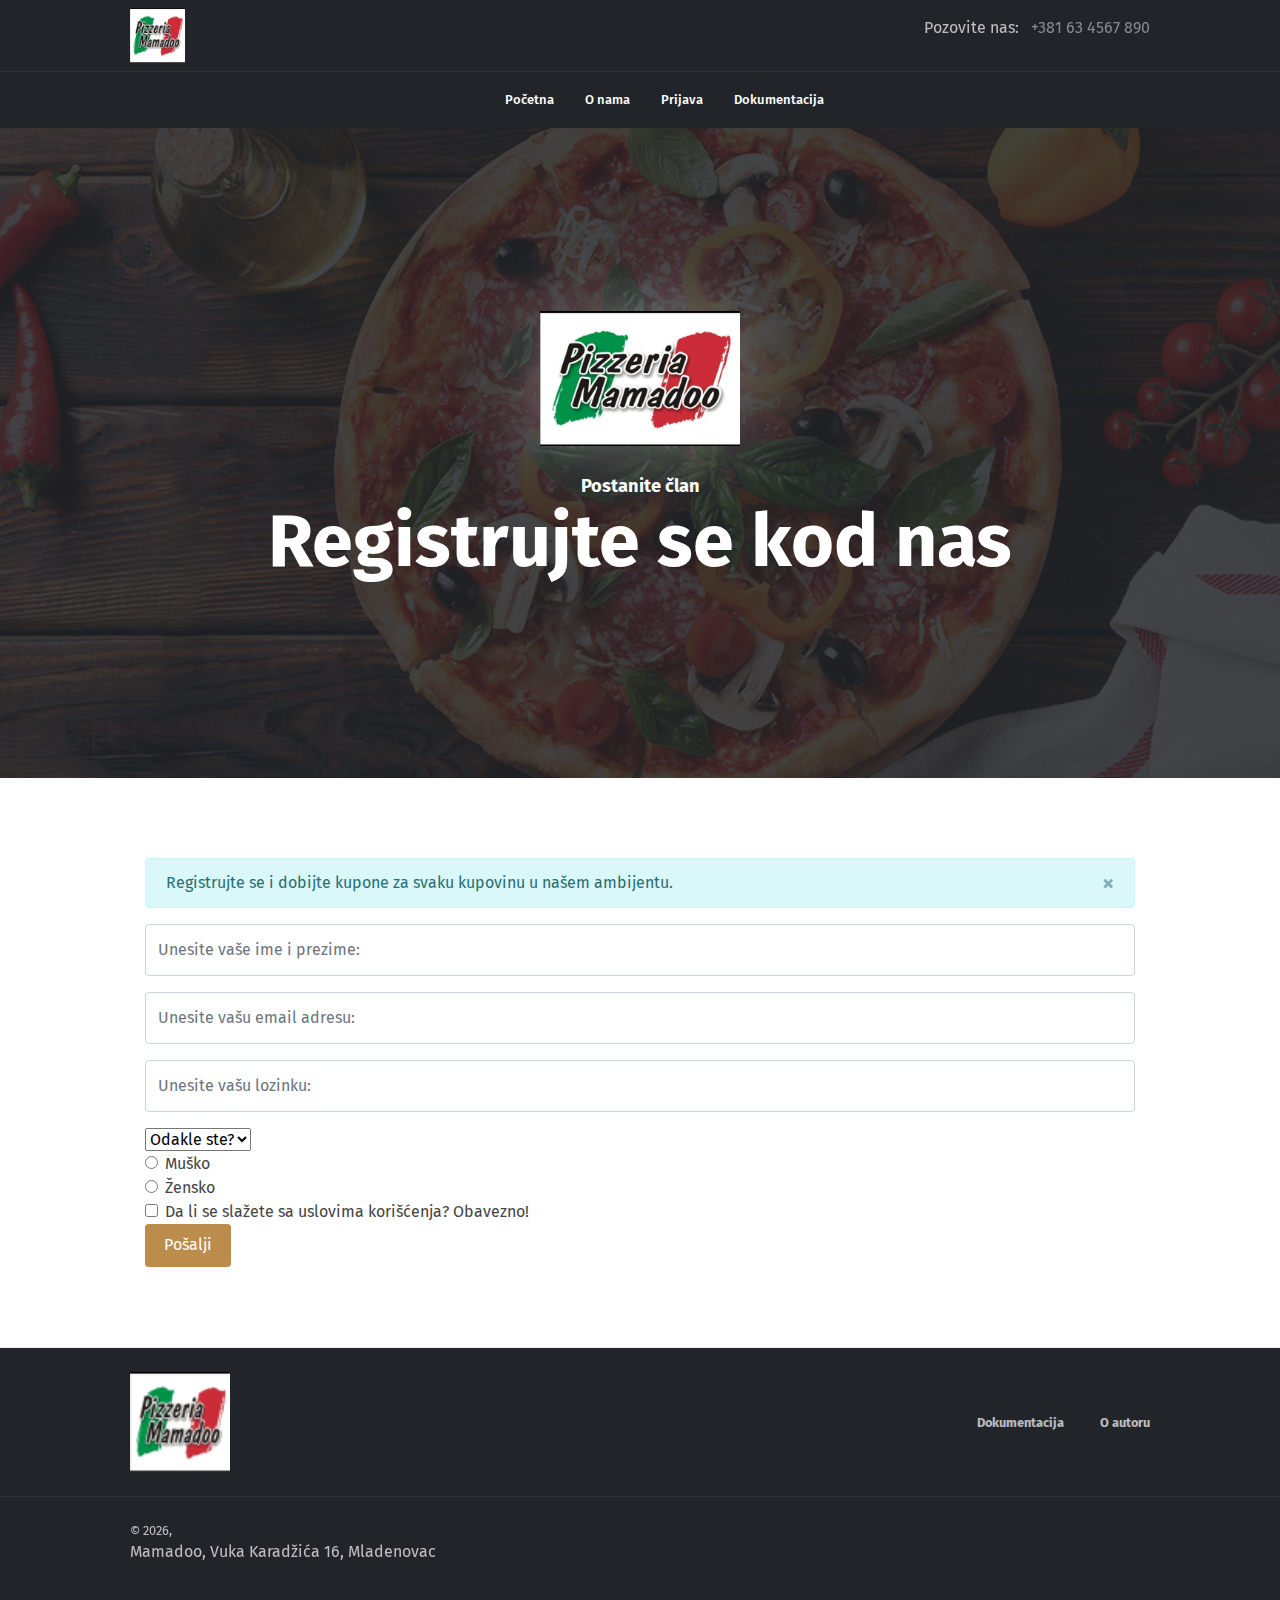
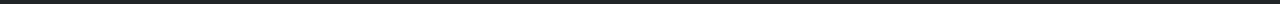
<file: signup.html>
<!DOCTYPE html>
<html lang="sr-Latn-RS">
<head>
	<meta charset="utf-8">
    <meta name="viewport" content="width=device-width, initial-scale=1, shrink-to-fit=no">
    <meta name="author" content="Devcrud">
    <link rel="icon" type="image/x-icon" href="assets/imgs/logo.ico">
    <!-- font icons -->
    <link rel="stylesheet" href="assets/vendors/themify-icons/css/themify-icons.css">
    <!-- Bootstrap + Pigga main styles -->
    <link href="https://cdn.jsdelivr.net/npm/bootstrap@5.0.2/dist/css/bootstrap.min.css" rel="stylesheet" integrity="sha384-EVSTQN3/azprG1Anm3QDgpJLIm9Nao0Yz1ztcQTwFspd3yD65VohhpuuCOmLASjC" crossorigin="anonymous">
	<link rel="stylesheet" href="assets/css/pigga.css">
    <link rel="stylesheet" href="assets/css/jquery.shCircleLoader.css">
    <script src="https://ajax.googleapis.com/ajax/libs/jquery/3.6.1/jquery.min.js"></script>
    <title>Pizzeria Mamadoo</title>
    <meta name="description" content="Pizzeria Mamadoo postoji nudi ukusne pice i rol sendviče. Kvalitetu naše usluge svedoče brojne mušterije pozamašnog broja na dnevnom nivou. Od capriciosse do burger rol-sendviča">
    <meta name="keywords" content="Pice, rol-sendvič, picerija, usluge, capriciossa, burger rol, kvalitet">
</head>


<body data-spy="scroll" data-target=".navbar" data-offset="40" id="home">

    <nav class="navbar nav-first navbar-dark bg-dark">
        <div class="container">
            <a class="navbar-brand" href="index.html">
                <img src="assets/imgs/logo.ico" alt="Logo">
            </a>
            <ul class="navbar-nav ml-auto">
                <li class="nav-item">
                    <p>Pozovite nas: <span class="pl-2 text-muted">+381 63 4567 890</span></p>
                </li>                   
            </ul>
        </div>
    </nav>
    <!-- End of PreFooter Section -->

    <nav class="nav-second navbar custom-navbar navbar-expand-sm navbar-dark bg-dark sticky-top">
        <div class="container">
            <button class="navbar-toggler ml-auto" type="button" data-toggle="collapse" data-target="#navbarSupportedContent" aria-controls="navbarSupportedContent" aria-expanded="false" aria-label="Toggle navigation">
                <span class="navbar-toggler-icon"></span>
            </button>
            <div class="collapse navbar-collapse" id="navbarSupportedContent">
                <ul class="navbar-nav mr-auto" id="navbar-center"> 
                    <!-- <li class="nav-item">
                        <a class="nav-link" href="#about">O nama</a>
                    </li>
                    <li class="nav-item">
                        <a class="nav-link" href="#service">Usluge</a>
                    </li>
                    <li class="nav-item">
                        <a class="nav-link" href="#team">Osoblje</a>
                    </li>
                    <li class="nav-item">
                        <a class="nav-link" href="#testmonial">Utisci</a>
                    </li> -->
                </ul> 
            </div>
        </div>
    </nav>

    <!-- End Of Second Navigation --> 
    <!-- Page Header -->
    <header class="header">
        <div class="overlay" id="header-block">
            <img src="assets/imgs/logo.jpg" alt="Logo Picerije" class="logo">
            <h1 class="subtitle">Postanite član</h1>
            <h1 class="title">Registrujte se kod nas</h1>
            <!-- <a class="btn btn-primary mt-3"-->
        </div>      
    </header>
    <section id="book-table" class="bg-white">
        <div class="container">
            <div class="row align-items-center">
                <div class="col">
                    <form class="container" id="forma">
                        <div class="alert alert-info alert-dismissible fade show" role="alert">
                            Registrujte se i dobijte kupone za svaku kupovinu u našem ambijentu.
                            <button type="button" class="close" data-dismiss="alert" aria-label="Close">
                               <span aria-hidden="true">&times;</span>
                            </button>
                         </div>
                        <div class="form-group">
                            <input class="form-control" type="text" placeholder="Unesite vaše ime i prezime:"  id="ime">
                         </div>
                         <div class="alert alert-danger alert-dismissible fade show sakrij" role="alert" id="ime-obavestenje">
                            Ime i prezime moraju početi velikim slovom i razmaci mogu postojati samo između imena i prezimena, primer: Pera Perić, Luka Lukić.
                            </div>
                        <div class="form-group">
                            <input type="text" class="form-control" id="mail" placeholder="Unesite vašu email adresu:" >
                         </div>
                         <div class="alert alert-danger alert-dismissible fade show sakrij" role="alert" id="mail-obavestenje">
                            Uneta email adresa nije u prikladnom formatu, primer: pera.peric@gmail.com, luka.lukic@gmail.com
                            </div>
                            <div class="form-group">
                                <input type="password" class="form-control" id="password" placeholder="Unesite vašu lozinku:">
                            </div>
                            <div class="alert alert-danger alert-dismissible fade show sakrij" role="alert" id="pass-obavestenje">
                                Šifra mora sadržati makar jedno veliko slovo, broj, specijalan karakter i dužine minimalno 8 karaktera.
                                </div>
                         <select class="form-select" id="lista">
                            <option value="0"selected name="1">Odakle ste?</option>
                            <option value="1" name="1">Beograd</option>
                            <option value="2" name="1">Novi Sad</option>
                            <option value="3" name="1">Pančevo</option>
                          </select>
                          <div id="lista-obavestenje" class="alert alert-danger alert-dismissible fade show sakrij" role="alert">
                            Morate izabrati jedan od ponuđenih gradova!
                            </div>
                          <div class="form-check">
                            <input class="form-check-input" type="radio" name="flexRadioDefault" id="flexRadioDefault1">
                            <label class="form-check-label" for="flexRadioDefault1">
                              Muško
                            </label>
                          </div>
                          <div class="form-check">
                            <input class="form-check-input" type="radio" name="flexRadioDefault" id="flexRadioDefault2">
                            <label class="form-check-label" for="flexRadioDefault2">
                              Žensko
                            </label>
                          </div>
                          <div id="pol-radio-obavestenje" class="alert alert-danger alert-dismissible fade show sakrij" role="alert">
                            Morate odabrati pol!
                            </div>
                          <div class="form-check">
                            <input class="form-check-input" type="checkbox" id="check-button">
                            <label class="form-check-label" for="flexCheckDefault">
                              Da li se slažete sa uslovima korišćenja? Obavezno!
                            </label>
                          </div>
                          <div class="alert alert-danger alert-dismissible fade show sakrij" role="alert" id="check-obavestenje">
                            Morate prihvatiti uslove korišćenja!
                            </div>
                         <button id="forma-dugme"type="button" class="btn btn-primary">Pošalji</button>
                         <div id="uspesno"class="alert alert-success alert-dismissible fade show sakrij" role="alert">
                            Uspešno ste se prijavili. Hvala!
                         </div>

                         <div id="loading-plugin" class="sakrij"></div>

                    </form>
                </div>
            </div>
        </div>
    </section>

    
    <div class="py-4 border border-lighter border-bottom-0 border-left-0 border-right-0 bg-dark">
        <div class="container">
            <div class="row justify-content-between align-items-center text-center">
                <div class="col-md-3 text-md-left mb-3 mb-md-0">
                    <img src="assets/imgs/logo.ico" width="100" alt="Logo" class="mb-0">
                </div>
                <div class="col-md-9 text-md-right">
                    <a href="dokumentacija.pdf" target="_blank" class="px-3"><small class="font-weight-bold">Dokumentacija</small></a>
                    <a href="about.html" target="_blank" class="pl-3"><small class="font-weight-bold">O autoru</small></a>
                </div>
            </div>
        </div>
    </div>

    <!-- Page Footer -->
    <footer class="border border-dark border-left-0 border-right-0 border-bottom-0 p-4 bg-dark">
        <div class="container">
            <div class="row align-items-center text-center text-md-left">
                <div class="col">
                    <p class="mb-0 small">&copy; <script>document.write(new Date().getFullYear())</script>, <p>Mamadoo, Vuka Karadžića 16, Mladenovac</p> 
                </div>
            </div>
        </div>
        
    </footer>
    <!-- End of Page Footer -->

    <!-- core  -->
    <script src="assets/js/script.js"></script>

    <script src="assets/vendors/jquery/jquery-3.4.1.js"></script>
    <script src="assets/vendors/bootstrap/bootstrap.bundle.js"></script>

    <!-- bootstrap affix -->
    <script src="assets/vendors/bootstrap/bootstrap.affix.js"></script>

     <!--Pigga js -->
    <script src="assets/js/pigga.js"></script>

    <!-- moj java skript -->

    <script src="assets/js/jquery.shCircleLoader-min.js"></script>
    <script src="assets/js/jquery.shCircleLoader.js"></script>
    <script src="assets/js/loading-circle.js"></script>
    <script src="assets/js/hover-backgroundcolor.js"></script>

</body>
</html>
</file>
<file: assets/vendors/themify-icons/css/themify-icons.css>
@font-face {
	font-family: 'themify';
	src:url("../fonts/themify.eot?-fvbane");
	src:url("../fonts/themify.eot?#iefix-fvbane") format("embedded-opentype"),
		url("../fonts/themify.woff?-fvbane") format("woff"),
		url("../fonts/themify.ttf?-fvbane") format("truetype"),
		url("../fonts/themify.svg?-fvbane#themify") format("svg");
	font-weight: normal;
	font-style: normal;
}

[class^="ti-"], [class*=" ti-"] {
	font-family: 'themify';
	speak: none;
	font-style: normal;
	font-weight: normal;
	font-variant: normal;
	text-transform: none;
	line-height: 1;

	/* Better Font Rendering =========== */
	-webkit-font-smoothing: antialiased;
	-moz-osx-font-smoothing: grayscale;
}

.ti-wand:before {
	content: "\e600";
}
.ti-volume:before {
	content: "\e601";
}
.ti-user:before {
	content: "\e602";
}
.ti-unlock:before {
	content: "\e603";
}
.ti-unlink:before {
	content: "\e604";
}
.ti-trash:before {
	content: "\e605";
}
.ti-thought:before {
	content: "\e606";
}
.ti-target:before {
	content: "\e607";
}
.ti-tag:before {
	content: "\e608";
}
.ti-tablet:before {
	content: "\e609";
}
.ti-star:before {
	content: "\e60a";
}
.ti-spray:before {
	content: "\e60b";
}
.ti-signal:before {
	content: "\e60c";
}
.ti-shopping-cart:before {
	content: "\e60d";
}
.ti-shopping-cart-full:before {
	content: "\e60e";
}
.ti-settings:before {
	content: "\e60f";
}
.ti-search:before {
	content: "\e610";
}
.ti-zoom-in:before {
	content: "\e611";
}
.ti-zoom-out:before {
	content: "\e612";
}
.ti-cut:before {
	content: "\e613";
}
.ti-ruler:before {
	content: "\e614";
}
.ti-ruler-pencil:before {
	content: "\e615";
}
.ti-ruler-alt:before {
	content: "\e616";
}
.ti-bookmark:before {
	content: "\e617";
}
.ti-bookmark-alt:before {
	content: "\e618";
}
.ti-reload:before {
	content: "\e619";
}
.ti-plus:before {
	content: "\e61a";
}
.ti-pin:before {
	content: "\e61b";
}
.ti-pencil:before {
	content: "\e61c";
}
.ti-pencil-alt:before {
	content: "\e61d";
}
.ti-paint-roller:before {
	content: "\e61e";
}
.ti-paint-bucket:before {
	content: "\e61f";
}
.ti-na:before {
	content: "\e620";
}
.ti-mobile:before {
	content: "\e621";
}
.ti-minus:before {
	content: "\e622";
}
.ti-medall:before {
	content: "\e623";
}
.ti-medall-alt:before {
	content: "\e624";
}
.ti-marker:before {
	content: "\e625";
}
.ti-marker-alt:before {
	content: "\e626";
}
.ti-arrow-up:before {
	content: "\e627";
}
.ti-arrow-right:before {
	content: "\e628";
}
.ti-arrow-left:before {
	content: "\e629";
}
.ti-arrow-down:before {
	content: "\e62a";
}
.ti-lock:before {
	content: "\e62b";
}
.ti-location-arrow:before {
	content: "\e62c";
}
.ti-link:before {
	content: "\e62d";
}
.ti-layout:before {
	content: "\e62e";
}
.ti-layers:before {
	content: "\e62f";
}
.ti-layers-alt:before {
	content: "\e630";
}
.ti-key:before {
	content: "\e631";
}
.ti-import:before {
	content: "\e632";
}
.ti-image:before {
	content: "\e633";
}
.ti-heart:before {
	content: "\e634";
}
.ti-heart-broken:before {
	content: "\e635";
}
.ti-hand-stop:before {
	content: "\e636";
}
.ti-hand-open:before {
	content: "\e637";
}
.ti-hand-drag:before {
	content: "\e638";
}
.ti-folder:before {
	content: "\e639";
}
.ti-flag:before {
	content: "\e63a";
}
.ti-flag-alt:before {
	content: "\e63b";
}
.ti-flag-alt-2:before {
	content: "\e63c";
}
.ti-eye:before {
	content: "\e63d";
}
.ti-export:before {
	content: "\e63e";
}
.ti-exchange-vertical:before {
	content: "\e63f";
}
.ti-desktop:before {
	content: "\e640";
}
.ti-cup:before {
	content: "\e641";
}
.ti-crown:before {
	content: "\e642";
}
.ti-comments:before {
	content: "\e643";
}
.ti-comment:before {
	content: "\e644";
}
.ti-comment-alt:before {
	content: "\e645";
}
.ti-close:before {
	content: "\e646";
}
.ti-clip:before {
	content: "\e647";
}
.ti-angle-up:before {
	content: "\e648";
}
.ti-angle-right:before {
	content: "\e649";
}
.ti-angle-left:before {
	content: "\e64a";
}
.ti-angle-down:before {
	content: "\e64b";
}
.ti-check:before {
	content: "\e64c";
}
.ti-check-box:before {
	content: "\e64d";
}
.ti-camera:before {
	content: "\e64e";
}
.ti-announcement:before {
	content: "\e64f";
}
.ti-brush:before {
	content: "\e650";
}
.ti-briefcase:before {
	content: "\e651";
}
.ti-bolt:before {
	content: "\e652";
}
.ti-bolt-alt:before {
	content: "\e653";
}
.ti-blackboard:before {
	content: "\e654";
}
.ti-bag:before {
	content: "\e655";
}
.ti-move:before {
	content: "\e656";
}
.ti-arrows-vertical:before {
	content: "\e657";
}
.ti-arrows-horizontal:before {
	content: "\e658";
}
.ti-fullscreen:before {
	content: "\e659";
}
.ti-arrow-top-right:before {
	content: "\e65a";
}
.ti-arrow-top-left:before {
	content: "\e65b";
}
.ti-arrow-circle-up:before {
	content: "\e65c";
}
.ti-arrow-circle-right:before {
	content: "\e65d";
}
.ti-arrow-circle-left:before {
	content: "\e65e";
}
.ti-arrow-circle-down:before {
	content: "\e65f";
}
.ti-angle-double-up:before {
	content: "\e660";
}
.ti-angle-double-right:before {
	content: "\e661";
}
.ti-angle-double-left:before {
	content: "\e662";
}
.ti-angle-double-down:before {
	content: "\e663";
}
.ti-zip:before {
	content: "\e664";
}
.ti-world:before {
	content: "\e665";
}
.ti-wheelchair:before {
	content: "\e666";
}
.ti-view-list:before {
	content: "\e667";
}
.ti-view-list-alt:before {
	content: "\e668";
}
.ti-view-grid:before {
	content: "\e669";
}
.ti-uppercase:before {
	content: "\e66a";
}
.ti-upload:before {
	content: "\e66b";
}
.ti-underline:before {
	content: "\e66c";
}
.ti-truck:before {
	content: "\e66d";
}
.ti-timer:before {
	content: "\e66e";
}
.ti-ticket:before {
	content: "\e66f";
}
.ti-thumb-up:before {
	content: "\e670";
}
.ti-thumb-down:before {
	content: "\e671";
}
.ti-text:before {
	content: "\e672";
}
.ti-stats-up:before {
	content: "\e673";
}
.ti-stats-down:before {
	content: "\e674";
}
.ti-split-v:before {
	content: "\e675";
}
.ti-split-h:before {
	content: "\e676";
}
.ti-smallcap:before {
	content: "\e677";
}
.ti-shine:before {
	content: "\e678";
}
.ti-shift-right:before {
	content: "\e679";
}
.ti-shift-left:before {
	content: "\e67a";
}
.ti-shield:before {
	content: "\e67b";
}
.ti-notepad:before {
	content: "\e67c";
}
.ti-server:before {
	content: "\e67d";
}
.ti-quote-right:before {
	content: "\e67e";
}
.ti-quote-left:before {
	content: "\e67f";
}
.ti-pulse:before {
	content: "\e680";
}
.ti-printer:before {
	content: "\e681";
}
.ti-power-off:before {
	content: "\e682";
}
.ti-plug:before {
	content: "\e683";
}
.ti-pie-chart:before {
	content: "\e684";
}
.ti-paragraph:before {
	content: "\e685";
}
.ti-panel:before {
	content: "\e686";
}
.ti-package:before {
	content: "\e687";
}
.ti-music:before {
	content: "\e688";
}
.ti-music-alt:before {
	content: "\e689";
}
.ti-mouse:before {
	content: "\e68a";
}
.ti-mouse-alt:before {
	content: "\e68b";
}
.ti-money:before {
	content: "\e68c";
}
.ti-microphone:before {
	content: "\e68d";
}
.ti-menu:before {
	content: "\e68e";
}
.ti-menu-alt:before {
	content: "\e68f";
}
.ti-map:before {
	content: "\e690";
}
.ti-map-alt:before {
	content: "\e691";
}
.ti-loop:before {
	content: "\e692";
}
.ti-location-pin:before {
	content: "\e693";
}
.ti-list:before {
	content: "\e694";
}
.ti-light-bulb:before {
	content: "\e695";
}
.ti-Italic:before {
	content: "\e696";
}
.ti-info:before {
	content: "\e697";
}
.ti-infinite:before {
	content: "\e698";
}
.ti-id-badge:before {
	content: "\e699";
}
.ti-hummer:before {
	content: "\e69a";
}
.ti-home:before {
	content: "\e69b";
}
.ti-help:before {
	content: "\e69c";
}
.ti-headphone:before {
	content: "\e69d";
}
.ti-harddrives:before {
	content: "\e69e";
}
.ti-harddrive:before {
	content: "\e69f";
}
.ti-gift:before {
	content: "\e6a0";
}
.ti-game:before {
	content: "\e6a1";
}
.ti-filter:before {
	content: "\e6a2";
}
.ti-files:before {
	content: "\e6a3";
}
.ti-file:before {
	content: "\e6a4";
}
.ti-eraser:before {
	content: "\e6a5";
}
.ti-envelope:before {
	content: "\e6a6";
}
.ti-download:before {
	content: "\e6a7";
}
.ti-direction:before {
	content: "\e6a8";
}
.ti-direction-alt:before {
	content: "\e6a9";
}
.ti-dashboard:before {
	content: "\e6aa";
}
.ti-control-stop:before {
	content: "\e6ab";
}
.ti-control-shuffle:before {
	content: "\e6ac";
}
.ti-control-play:before {
	content: "\e6ad";
}
.ti-control-pause:before {
	content: "\e6ae";
}
.ti-control-forward:before {
	content: "\e6af";
}
.ti-control-backward:before {
	content: "\e6b0";
}
.ti-cloud:before {
	content: "\e6b1";
}
.ti-cloud-up:before {
	content: "\e6b2";
}
.ti-cloud-down:before {
	content: "\e6b3";
}
.ti-clipboard:before {
	content: "\e6b4";
}
.ti-car:before {
	content: "\e6b5";
}
.ti-calendar:before {
	content: "\e6b6";
}
.ti-book:before {
	content: "\e6b7";
}
.ti-bell:before {
	content: "\e6b8";
}
.ti-basketball:before {
	content: "\e6b9";
}
.ti-bar-chart:before {
	content: "\e6ba";
}
.ti-bar-chart-alt:before {
	content: "\e6bb";
}
.ti-back-right:before {
	content: "\e6bc";
}
.ti-back-left:before {
	content: "\e6bd";
}
.ti-arrows-corner:before {
	content: "\e6be";
}
.ti-archive:before {
	content: "\e6bf";
}
.ti-anchor:before {
	content: "\e6c0";
}
.ti-align-right:before {
	content: "\e6c1";
}
.ti-align-left:before {
	content: "\e6c2";
}
.ti-align-justify:before {
	content: "\e6c3";
}
.ti-align-center:before {
	content: "\e6c4";
}
.ti-alert:before {
	content: "\e6c5";
}
.ti-alarm-clock:before {
	content: "\e6c6";
}
.ti-agenda:before {
	content: "\e6c7";
}
.ti-write:before {
	content: "\e6c8";
}
.ti-window:before {
	content: "\e6c9";
}
.ti-widgetized:before {
	content: "\e6ca";
}
.ti-widget:before {
	content: "\e6cb";
}
.ti-widget-alt:before {
	content: "\e6cc";
}
.ti-wallet:before {
	content: "\e6cd";
}
.ti-video-clapper:before {
	content: "\e6ce";
}
.ti-video-camera:before {
	content: "\e6cf";
}
.ti-vector:before {
	content: "\e6d0";
}
.ti-themify-logo:before {
	content: "\e6d1";
}
.ti-themify-favicon:before {
	content: "\e6d2";
}
.ti-themify-favicon-alt:before {
	content: "\e6d3";
}
.ti-support:before {
	content: "\e6d4";
}
.ti-stamp:before {
	content: "\e6d5";
}
.ti-split-v-alt:before {
	content: "\e6d6";
}
.ti-slice:before {
	content: "\e6d7";
}
.ti-shortcode:before {
	content: "\e6d8";
}
.ti-shift-right-alt:before {
	content: "\e6d9";
}
.ti-shift-left-alt:before {
	content: "\e6da";
}
.ti-ruler-alt-2:before {
	content: "\e6db";
}
.ti-receipt:before {
	content: "\e6dc";
}
.ti-pin2:before {
	content: "\e6dd";
}
.ti-pin-alt:before {
	content: "\e6de";
}
.ti-pencil-alt2:before {
	content: "\e6df";
}
.ti-palette:before {
	content: "\e6e0";
}
.ti-more:before {
	content: "\e6e1";
}
.ti-more-alt:before {
	content: "\e6e2";
}
.ti-microphone-alt:before {
	content: "\e6e3";
}
.ti-magnet:before {
	content: "\e6e4";
}
.ti-line-double:before {
	content: "\e6e5";
}
.ti-line-dotted:before {
	content: "\e6e6";
}
.ti-line-dashed:before {
	content: "\e6e7";
}
.ti-layout-width-full:before {
	content: "\e6e8";
}
.ti-layout-width-default:before {
	content: "\e6e9";
}
.ti-layout-width-default-alt:before {
	content: "\e6ea";
}
.ti-layout-tab:before {
	content: "\e6eb";
}
.ti-layout-tab-window:before {
	content: "\e6ec";
}
.ti-layout-tab-v:before {
	content: "\e6ed";
}
.ti-layout-tab-min:before {
	content: "\e6ee";
}
.ti-layout-slider:before {
	content: "\e6ef";
}
.ti-layout-slider-alt:before {
	content: "\e6f0";
}
.ti-layout-sidebar-right:before {
	content: "\e6f1";
}
.ti-layout-sidebar-none:before {
	content: "\e6f2";
}
.ti-layout-sidebar-left:before {
	content: "\e6f3";
}
.ti-layout-placeholder:before {
	content: "\e6f4";
}
.ti-layout-menu:before {
	content: "\e6f5";
}
.ti-layout-menu-v:before {
	content: "\e6f6";
}
.ti-layout-menu-separated:before {
	content: "\e6f7";
}
.ti-layout-menu-full:before {
	content: "\e6f8";
}
.ti-layout-media-right-alt:before {
	content: "\e6f9";
}
.ti-layout-media-right:before {
	content: "\e6fa";
}
.ti-layout-media-overlay:before {
	content: "\e6fb";
}
.ti-layout-media-overlay-alt:before {
	content: "\e6fc";
}
.ti-layout-media-overlay-alt-2:before {
	content: "\e6fd";
}
.ti-layout-media-left-alt:before {
	content: "\e6fe";
}
.ti-layout-media-left:before {
	content: "\e6ff";
}
.ti-layout-media-center-alt:before {
	content: "\e700";
}
.ti-layout-media-center:before {
	content: "\e701";
}
.ti-layout-list-thumb:before {
	content: "\e702";
}
.ti-layout-list-thumb-alt:before {
	content: "\e703";
}
.ti-layout-list-post:before {
	content: "\e704";
}
.ti-layout-list-large-image:before {
	content: "\e705";
}
.ti-layout-line-solid:before {
	content: "\e706";
}
.ti-layout-grid4:before {
	content: "\e707";
}
.ti-layout-grid3:before {
	content: "\e708";
}
.ti-layout-grid2:before {
	content: "\e709";
}
.ti-layout-grid2-thumb:before {
	content: "\e70a";
}
.ti-layout-cta-right:before {
	content: "\e70b";
}
.ti-layout-cta-left:before {
	content: "\e70c";
}
.ti-layout-cta-center:before {
	content: "\e70d";
}
.ti-layout-cta-btn-right:before {
	content: "\e70e";
}
.ti-layout-cta-btn-left:before {
	content: "\e70f";
}
.ti-layout-column4:before {
	content: "\e710";
}
.ti-layout-column3:before {
	content: "\e711";
}
.ti-layout-column2:before {
	content: "\e712";
}
.ti-layout-accordion-separated:before {
	content: "\e713";
}
.ti-layout-accordion-merged:before {
	content: "\e714";
}
.ti-layout-accordion-list:before {
	content: "\e715";
}
.ti-ink-pen:before {
	content: "\e716";
}
.ti-info-alt:before {
	content: "\e717";
}
.ti-help-alt:before {
	content: "\e718";
}
.ti-headphone-alt:before {
	content: "\e719";
}
.ti-hand-point-up:before {
	content: "\e71a";
}
.ti-hand-point-right:before {
	content: "\e71b";
}
.ti-hand-point-left:before {
	content: "\e71c";
}
.ti-hand-point-down:before {
	content: "\e71d";
}
.ti-gallery:before {
	content: "\e71e";
}
.ti-face-smile:before {
	content: "\e71f";
}
.ti-face-sad:before {
	content: "\e720";
}
.ti-credit-card:before {
	content: "\e721";
}
.ti-control-skip-forward:before {
	content: "\e722";
}
.ti-control-skip-backward:before {
	content: "\e723";
}
.ti-control-record:before {
	content: "\e724";
}
.ti-control-eject:before {
	content: "\e725";
}
.ti-comments-smiley:before {
	content: "\e726";
}
.ti-brush-alt:before {
	content: "\e727";
}
.ti-youtube:before {
	content: "\e728";
}
.ti-vimeo:before {
	content: "\e729";
}
.ti-twitter:before {
	content: "\e72a";
}
.ti-time:before {
	content: "\e72b";
}
.ti-tumblr:before {
	content: "\e72c";
}
.ti-skype:before {
	content: "\e72d";
}
.ti-share:before {
	content: "\e72e";
}
.ti-share-alt:before {
	content: "\e72f";
}
.ti-rocket:before {
	content: "\e730";
}
.ti-pinterest:before {
	content: "\e731";
}
.ti-new-window:before {
	content: "\e732";
}
.ti-microsoft:before {
	content: "\e733";
}
.ti-list-ol:before {
	content: "\e734";
}
.ti-linkedin:before {
	content: "\e735";
}
.ti-layout-sidebar-2:before {
	content: "\e736";
}
.ti-layout-grid4-alt:before {
	content: "\e737";
}
.ti-layout-grid3-alt:before {
	content: "\e738";
}
.ti-layout-grid2-alt:before {
	content: "\e739";
}
.ti-layout-column4-alt:before {
	content: "\e73a";
}
.ti-layout-column3-alt:before {
	content: "\e73b";
}
.ti-layout-column2-alt:before {
	content: "\e73c";
}
.ti-instagram:before {
	content: "\e73d";
}
.ti-google:before {
	content: "\e73e";
}
.ti-github:before {
	content: "\e73f";
}
.ti-flickr:before {
	content: "\e740";
}
.ti-facebook:before {
	content: "\e741";
}
.ti-dropbox:before {
	content: "\e742";
}
.ti-dribbble:before {
	content: "\e743";
}
.ti-apple:before {
	content: "\e744";
}
.ti-android:before {
	content: "\e745";
}
.ti-save:before {
	content: "\e746";
}
.ti-save-alt:before {
	content: "\e747";
}
.ti-yahoo:before {
	content: "\e748";
}
.ti-wordpress:before {
	content: "\e749";
}
.ti-vimeo-alt:before {
	content: "\e74a";
}
.ti-twitter-alt:before {
	content: "\e74b";
}
.ti-tumblr-alt:before {
	content: "\e74c";
}
.ti-trello:before {
	content: "\e74d";
}
.ti-stack-overflow:before {
	content: "\e74e";
}
.ti-soundcloud:before {
	content: "\e74f";
}
.ti-sharethis:before {
	content: "\e750";
}
.ti-sharethis-alt:before {
	content: "\e751";
}
.ti-reddit:before {
	content: "\e752";
}
.ti-pinterest-alt:before {
	content: "\e753";
}
.ti-microsoft-alt:before {
	content: "\e754";
}
.ti-linux:before {
	content: "\e755";
}
.ti-jsfiddle:before {
	content: "\e756";
}
.ti-joomla:before {
	content: "\e757";
}
.ti-html5:before {
	content: "\e758";
}
.ti-flickr-alt:before {
	content: "\e759";
}
.ti-email:before {
	content: "\e75a";
}
.ti-drupal:before {
	content: "\e75b";
}
.ti-dropbox-alt:before {
	content: "\e75c";
}
.ti-css3:before {
	content: "\e75d";
}
.ti-rss:before {
	content: "\e75e";
}
.ti-rss-alt:before {
	content: "\e75f";
}
</file>
